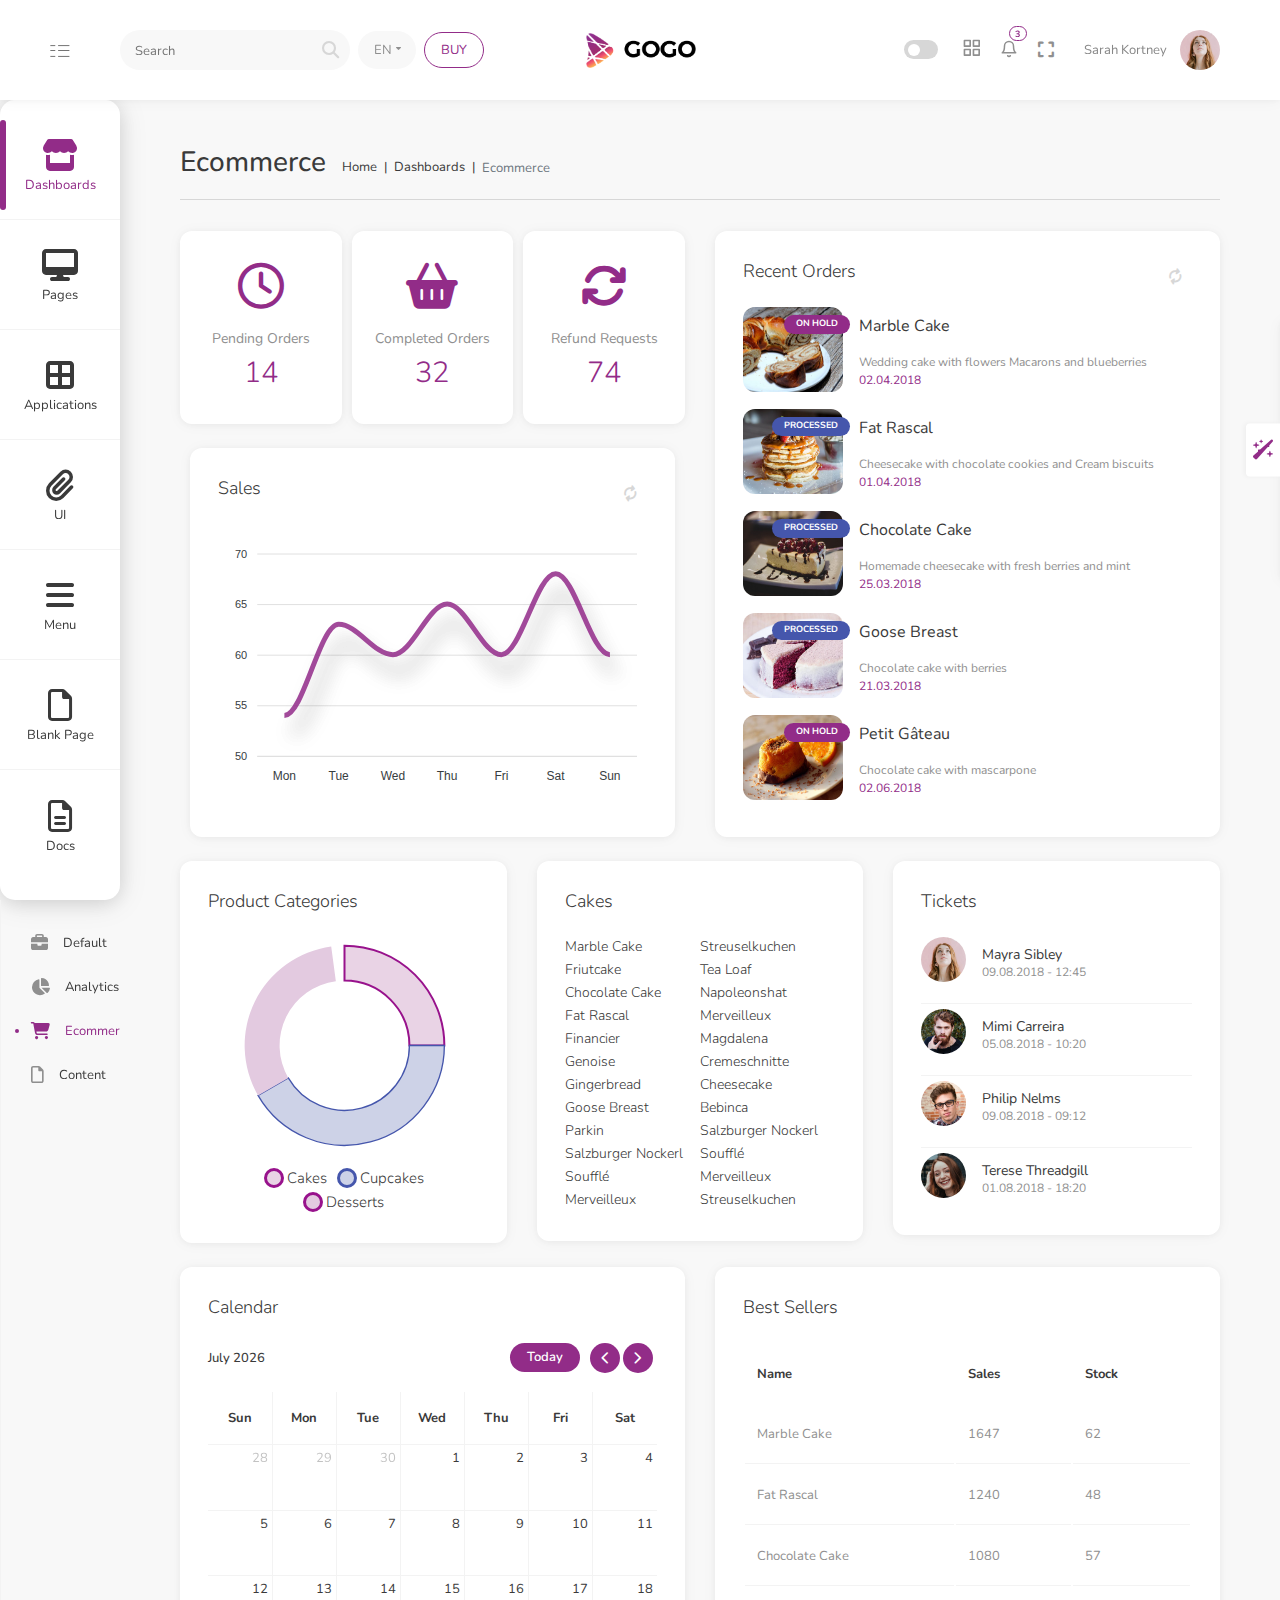
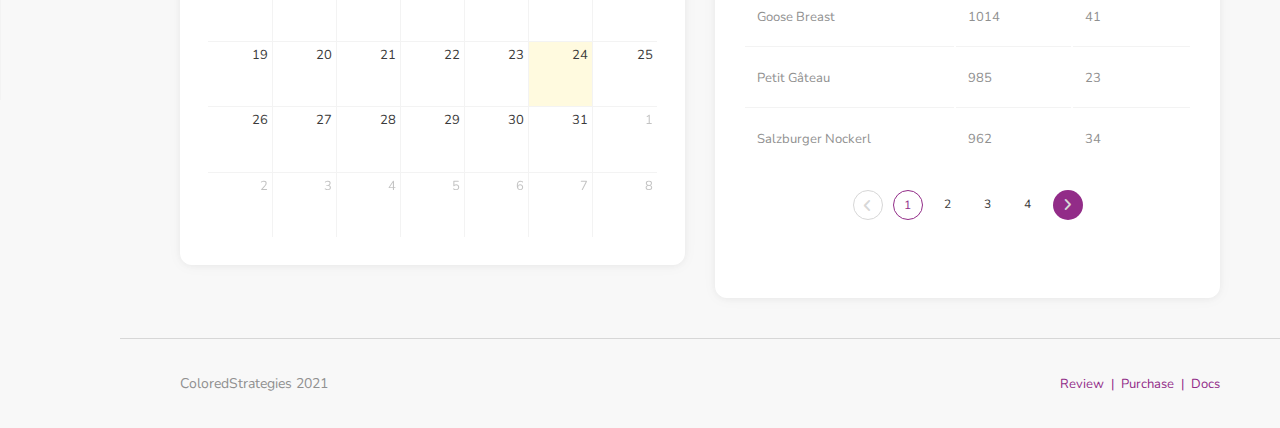
<file: index.html>
<!DOCTYPE html>
<html lang="en">

<head>
    <meta charset="UTF-8">
    <meta name="viewport" content="width=device-width, initial-scale=1.0">
    <title>Gogo React - React Admin Template</title>

    <!-- Font -->
    <link rel="stylesheet" href="./assets/css/font.css">

    <!-- Font Awesome -->
    <link rel="stylesheet" href="./assets/css/all.min.css">

    <!-- Favicon -->
    <link rel="shortcut icon" href="./assets/images/logo/favicon.ico" type="image/x-icon">

    <!-- Calender -->
     <link rel="stylesheet" href="./assets/css/calender.css">

    <!-- Css -->
    <link rel="stylesheet" id="colorChange" href="./assets/css/style.css">

    <!-- Media Css -->
    <link rel="stylesheet" href="./assets/css/media.css">

</head>

<!-- https://gogo-react.coloredstrategies.com/app/dashboards/ecommerce -->

<body>
    <div class="wizard-setting">
        <a href="#">
            <i class="fa-solid fa-wand-sparkles"></i>
        </a>
    </div>
    <div class="theme-colors">
        <div class="change-color">
            <p>Light Theme</p>
            <div class="colors">
                <a href="#" class="bluenavy">
                    <span></span>
                </a>
                <a href="#" class="blueyale">
                    <span></span>
                </a>
                <a href="#" class="blueolympic">
                    <span></span>
                </a>
                <a href="#" class="greenmoss">
                    <span></span>
                </a>
                <a href="#" class="greenlime">
                    <span></span>
                </a>
            </div>
            <div class="colors">
                <a href="javascript:void(0);" class="purplemonster" id="prp" data-path="./assets/css/style.css">
                    <span></span>
                </a>
                <a href="#" class="orangecarrot">
                    <span></span>
                </a>
                <a href="#" class="redruby">
                    <span></span>
                </a>
                <a href="#" class="yellowgranola">
                    <span></span>
                </a>
                <a href="#" class="greysteel">
                    <span></span>
                </a>
            </div>  
        </div>
        <div class="change-color">
            <p>Dark Theme</p>
            <div class="colors">
                <a href="#" class="bluenavy">
                    <span></span>
                </a>
                <a href="#" class="blueyale">
                    <span></span>
                </a>
                <a href="#" class="blueolympic">
                    <span></span>
                </a>
                <a href="#" class="greenmoss">
                    <span></span>
                </a>
                <a href="#" class="greenlime">
                    <span></span>
                </a>
            </div>
            <div class="colors">
                <a href="javascript:void(0);" class="dark-purplemonster" data-path="./assets/css/dark.css">
                    <span></span>
                </a>
                <a href="#" class="orangecarrot">
                    <span></span>
                </a>
                <a href="#" class="redruby">
                    <span></span>
                </a>
                <a href="#" class="yellowgranola">
                    <span></span>
                </a>
                <a href="#" class="greysteel">
                    <span></span>
                </a>
            </div>  
        </div>
    </div>
    <div class="page-wrapper">
        <header>
            <div class="row items-center justify-between">
                <div class="navbar-left">
                    <div class="toggle-menu">
                        <a href="javascript:void(0);">
                            <svg class="main" xmlns="http://www.w3.org/2000/svg" viewBox="0 0 9 17">
                                <rect x="0.48" y="0.5" width="7" height="1"></rect>
                                <rect x="0.48" y="7.5" width="7" height="1"></rect>
                                <rect x="0.48" y="15.5" width="7" height="1"></rect>
                            </svg>

                            <svg class="sub" xmlns="http://www.w3.org/2000/svg" viewBox="0 0 18 17">
                                <rect x="1.56" y="0.5" width="16" height="1"></rect>
                                <rect x="1.56" y="7.5" width="16" height="1"></rect>
                                <rect x="1.56" y="15.5" width="16" height="1"></rect>
                            </svg>
                        </a>
                    </div>
                    <div class="search-bar">
                        <input type="text" placeholder="Search">
                        
                        <span>
                            <i class="fa-solid fa-magnifying-glass"></i>
                        </span>
                    </div>
                    <div class="search">
                        <i class="fa-solid fa-magnifying-glass"></i>
                    </div>
                    <div class="lan">
                        <a href="javascript:void(0);">
                            <span>EN</span>
                        </a>
                        <nav>
                            <ul>
                                <li class="dropdown">
                                    <a href="index.html">English - LTR</a>
                                </li>
                                <li class="dropdown">
                                    <a href="index.html">Español</a>
                                </li>
                                <li class="dropdown">
                                    <a href="index.html">English - RTL</a>
                                </li>
                            </ul>
                        </nav>
                    </div>
                    <div class="buy">
                        <a href="https://themeforest.net/cart/configure_before_adding/22544383?license=regular&irgwc=1&clickid=VJM0kU21bxyKRudUFv3RSwwXUkHXVZVBqSOl2A0&iradid=275988&irpid=1324459&iradtype=ONLINE_TRACKING_LINK&irmptype=mediapartner&mp_value1=&utm_campaign=af_impact_radius_1324459&utm_medium=affiliate&utm_source=impact_radius">buy</a>
                    </div>
                </div>
                <div class="logo">
                    <a href="javascript:void(0);">
                        <img src="./assets/images/logo/logo.png" alt="Logo" class="logo-main">
                        <img src="./assets/images/logo/logo.svg" alt="Logo" class="logo-sm">
                    </a>
                </div>
                <div class="navbar-right">
                    <a href="javascript:void(0);">
                        <input type="checkbox" id="switch">
                        <label for="switch">Toggle</label>
                    </a>
                    <div class="icons">
                        <div class="grid">
                            <a href="javascript:void(0);">
                                <svg xmlns="http://www.w3.org/2000/svg" width="18" height="18" viewBox="0 0 22 22"
                                    fill="none" stroke="currentColor" stroke-width="2" stroke-linecap="round"
                                    stroke-linejoin="round" class="feather feather-grid">
                                    <rect x="3" y="3" width="7" height="7"></rect>
                                    <rect x="14" y="3" width="7" height="7"></rect>
                                    <rect x="14" y="14" width="7" height="7"></rect>
                                    <rect x="3" y="14" width="7" height="7"></rect>
                                </svg>
                            </a>
                            <nav>
                                <ul>
                                    <li class="dropdown">
                                        <a href="index.html">
                                            <i class="fa-solid fa-store"></i>
                                            <span>Dashboards</span>
                                        </a>
                                        <a href="index.html">
                                            <i class="fa-solid fa-paperclip"></i><br>
                                            <span>UI</span>
                                        </a>
                                        <a href="index.html">
                                            <i class="fa-solid fa-chart-simple"></i>
                                            <span>Charts</span>
                                        </a>
                                        <a href="index.html">
                                            <i class="fa-regular fa-comment"></i><br>
                                            <span>Chat</span>
                                        </a>
                                        <a href="index.html">
                                            <i class="fa-solid fa-chart-line"></i>
                                            <span>Survey</span>
                                        </a>
                                        <a href="index.html">
                                            <i class="fa-solid fa-list-check"></i><br>
                                            <span>To-do List</span>
                                        </a>
                                    </li>
                                </ul>
                            </nav>
                        </div>
                        <div class="notification">
                            <a href="javascript:void(0);">
                                <svg xmlns="http://www.w3.org/2000/svg" width="18" height="18" viewBox="0 0 24 24"
                                    fill="none" stroke="currentColor" stroke-width="2" stroke-linecap="round"
                                    stroke-linejoin="round" class="feather feather-bell">
                                    <path d="M18 8A6 6 0 0 0 6 8c0 7-3 9-3 9h18s-3-2-3-9"></path>
                                    <path d="M13.73 21a2 2 0 0 1-3.46 0"></path>
                                </svg>
                                <span>3</span>
                            </a>
                            <nav>
                                <ul>
                                    <li class="dropdown">
                                        <a href="index.html">
                                            <div class="user-list">
                                                <div class="user-img">
                                                    <a href="#">
                                                        <img src="./assets/images/product/comment.png" alt="User Image">
                                                    </a>
                                                </div>
                                                <div class="user-detail">
                                                    <a href="#">
                                                        <p>Joisse Kaycee just sent a new comment!</p>
                                                        <p>09.04.2018 - 12:45</p>
                                                    </a>
                                                </div>
                                            </div>
                                        </a>
                                    </li>
                                    <li class="dropdown">
                                        <a href="index.html">
                                            <div class="user-list">
                                                <div class="user-img">
                                                    <a href="#">
                                                        <img src="./assets/images/product/product-img-1.png" alt="Product Image">
                                                    </a>
                                                </div>
                                                <div class="user-detail">
                                                    <a href="#">
                                                        <p>1 item is out of stock!</p>
                                                        <p>09.04.2018 - 12:45</p>
                                                    </a>
                                                </div>
                                            </div>
                                        </a>
                                    </li>
                                    <li class="dropdown">
                                        <a href="index.html">
                                            <div class="user-list">
                                                <div class="user-img">
                                                    <a href="#">
                                                        <img src="./assets/images/product/product-img-2.png" alt="Product Image">
                                                    </a>
                                                </div>
                                                <div class="user-detail">
                                                    <a href="#">
                                                        <p>New order received! It is total $147,20.</p>
                                                        <p>09.04.2018 - 12:45</p>
                                                    </a>
                                                </div>
                                            </div>
                                        </a>
                                    </li>
                                    <li class="dropdown">
                                        <a href="index.html">
                                            <div class="user-list">
                                                <div class="user-img">
                                                    <a href="#">
                                                        <img src="./assets/images/product/product-img-3.png" alt="Product Image">
                                                    </a>
                                                </div>
                                                <div class="user-detail">
                                                    <a href="#">
                                                        <p>3 items just added to wish list by a user!</p>
                                                        <p>09.04.2018 - 12:45</p>
                                                    </a>
                                                </div>
                                            </div>
                                        </a>
                                    </li>
                                </ul>
                            </nav>
                        </div>
                        <div class="fullscreen">
                            <a href="javascript:void(0);" id="expand">
                                <i class="fa-solid fa-expand"></i>
                                <i class="fa-solid fa-minimize"></i>
                            </a>
                        </div>
                    </div>
                    <div class="profile">
                        <a href="javascript:void(0);">
                            <span>Sarah Kortney</span>
                            <img src="./assets/images/user-image/p-1.png" alt="Profile Photo">
                        </a>
                        <nav>
                            <ul>
                                <li class="dropdown">
                                    <a href="index.html">Account</a>
                                </li>
                                <li class="dropdown">
                                    <a href="index.html">Features</a>
                                </li>
                                <li class="dropdown">
                                    <a href="index.html">History</a>
                                </li>
                                <li class="dropdown">
                                    <a href="index.html">Support</a>
                                </li>
                                <li class="dropdown">
                                    <a href="index.html">Sign out</a>
                                </li>
                            </ul>
                        </nav>
                    </div>
                </div>
            </div>
        </header>

        <div class="page-body-wrapper">

            <!-- Sidebar -->
            <div class="sidebar">
                <div class="menubar">
                    <ul>
                        <li class="dashboards show">
                            <a href="#" class="dashboard">
                                <i class="fa-solid fa-store"></i>
                                <span>Dashboards</span>
                            </a>
                        </li>
                        <li class="pages">
                            <a href="#">
                                <i class="fa-solid fa-desktop"></i>
                                <span>Pages</span>
                            </a>
                        </li>
                        <li class="apps">
                            <a href="#">
                                <i class="fa-solid fa-border-all"></i>
                                <span>Applications</span>
                            </a>
                        </li>
                        <li class="ui">
                            <a href="#">
                                <i class="fa-solid fa-paperclip"></i>
                                <span>UI</span>
                            </a>
                        </li>
                        <li class="menus">
                            <a href="#">
                                <i class="fa-solid fa-bars"></i>
                                <span>Menu</span>
                            </a>
                        </li>
                        <li class="blank-page">
                            <a href="#">
                                <i class="fa-regular fa-file"></i>
                                <span>Blank Page</span>
                            </a>
                        </li>
                        <li class="docs">
                            <a href="#">
                                <i class="fa-regular fa-file-lines"></i>
                                <span>Docs</span>
                            </a>
                        </li>
                    </ul>
                </div>
                <div class="sub-menubar">
                    <ul class="dashboards-dropdown">
                        <li>
                            <a href="#">
                                <i class="fa-solid fa-briefcase"></i>
                                <span>Default</span>
                            </a>
                        </li>
                        <li>
                            <a href="#">
                                <i class="fa-solid fa-chart-pie"></i>
                                <span>Analytics</span>
                            </a>
                        </li>
                        <li>
                            <a href="#">
                                <i class="fa-solid fa-cart-shopping"></i>
                                <span>Ecommerce</span>
                            </a>
                        </li>
                        <li>
                            <a href="#">
                                <i class="fa-regular fa-file"></i>
                                <span>Content</span>
                            </a>
                        </li>
                    </ul>
                    <ul class="pages-dropdown">
                        <li class="authorization">
                            <a href="#">
                                <i class="fa-solid fa-angle-down"></i>
                                <span>Authorization</span>
                            </a>
                            <nav class="authorization-subdropdown">
                                <ul>
                                    <li>
                                        <a href="./login.html">
                                            <i class="fa-solid fa-user-check"></i>
                                            <span>Login</span>
                                        </a>
                                    </li>
                                    <li>
                                        <a href="#">
                                            <i class="fa-solid fa-user-plus"></i>
                                            <span>Register</span>
                                        </a>
                                    </li>
                                    <li>
                                        <a href="#">
                                            <i class="fa-solid fa-user-check"></i>
                                            <span>Forgot Password</span>
                                        </a>
                                    </li>
                                    <li>
                                        <a href="#">
                                            <i class="fa-solid fa-user-xmark"></i>
                                            <span>Reset Password</span>
                                        </a>
                                    </li>
                                </ul>
                            </nav>
                        </li>
                        <li class="product">
                            <a href="#">
                                <i class="fa-solid fa-angle-down"></i>
                                <span>Product</span>
                            </a>
                            <nav class="product-subdropdown">
                                <ul>
                                    <li>
                                        <a href="#">
                                            <i class="fa-regular fa-rectangle-list"></i>
                                            <span>Data List</span>
                                        </a>
                                    </li>
                                    <li>
                                        <a href="#">
                                            <i class="fa-solid fa-list"></i>
                                            <span>Thuumb List</span>
                                        </a>
                                    </li>
                                    <li>
                                        <a href="#">
                                            <i class="fa-solid fa-border-all"></i>
                                            <span>Image List</span>
                                        </a>
                                    </li>
                                    <li>
                                        <a href="#">
                                            <i class="fa-regular fa-image"></i>
                                            <span>Details</span>
                                        </a>
                                    </li>
                                    <li>
                                        <a href="#">
                                            <i class="fa-solid fa-book-open"></i>
                                            <span>Details Alt</span>
                                        </a>
                                    </li>
                                </ul>
                            </nav>
                        </li>
                        <li class="profile1">
                            <a href="#">
                                <i class="fa-solid fa-angle-down"></i>
                                <span>Profile</span>
                            </a>
                            <nav class="profile1-subdropdown">
                                <ul>
                                    <li>
                                        <a href="#">
                                            <i class="fa-solid fa-share-nodes"></i>
                                            <span>Social</span>
                                        </a>
                                    </li>
                                    <li>
                                        <a href="#">
                                            <i class="fa-solid fa-link"></i>
                                            <span>Portfolio</span>
                                        </a>
                                    </li>
                                </ul>
                            </nav>
                        </li>
                        <li class="blog">
                            <a href="#">
                                <i class="fa-solid fa-angle-down"></i>
                                <span>Blog</span>
                            </a>
                            <nav class="blog-subdropdown">
                                <ul>
                                    <li>
                                        <a href="#">
                                            <i class="fa-solid fa-share-nodes"></i>
                                            <span>Blog List</span>
                                        </a>
                                    </li>
                                    <li>
                                        <a href="#">
                                            <i class="fa-solid fa-link"></i>
                                            <span>Blog Detail</span>
                                        </a>
                                    </li>
                                </ul>
                            </nav>
                        </li>
                        <li class="miscellaneous">
                            <a href="#">
                                <i class="fa-solid fa-angle-down"></i>
                                <span>Miscellaneous</span>
                            </a>
                            <nav class="miscellaneous-subdropdown">
                                <ul>
                                    <li>
                                        <a href="#">
                                            <i class="fa-regular fa-circle-question"></i>
                                            <span>Faq</span>
                                        </a>
                                    </li>
                                    <li>
                                        <a href="#">
                                            <i class="fa-solid fa-graduation-cap"></i>
                                            <span>Knowledge Base</span>
                                        </a>
                                    </li>
                                    <li>
                                        <a href="#">
                                            <i class="fa-regular fa-gem"></i>
                                            <span>Prices</span>
                                        </a>
                                    </li>
                                    <li>
                                        <a href="#">
                                            <i class="fa-solid fa-magnifying-glass"></i>
                                            <span>Search</span>
                                        </a>
                                    </li>
                                    <li>
                                        <a href="#">
                                            <i class="fa-regular fa-envelope-open"></i>
                                            <span>Mailing</span>
                                        </a>
                                    </li>
                                    <li>
                                        <a href="#">
                                            <i class="fa-solid fa-receipt"></i>
                                            <span>Invoice</span>
                                        </a>
                                    </li>
                                    <li>
                                        <a href="#">
                                            <i class="fa-solid fa-circle-exclamation"></i>
                                            <span>Error</span>
                                        </a>
                                    </li>
                                </ul>
                            </nav>
                        </li>
                    </ul>
                    <ul class="apps-dropdown">
                        <li>
                            <a href="#">
                                <i class="fa-solid fa-circle-check"></i>
                                <span>To-do List</span>
                            </a>
                        </li>
                        <li>
                            <a href="#">
                                <i class="fa-solid fa-calculator"></i>
                                <span>Survey</span>
                            </a>
                        </li>
                        <li>
                            <a href="#">
                                <i class="fa-regular fa-comments"></i>
                                <span>Chat</span>
                            </a>
                        </li>
                    </ul>
                    <ul class="ui-dropdown">
                        <li class="forms">
                            <a href="#">
                                <i class="fa-solid fa-angle-down"></i>
                                <span>Forms</span>
                            </a>
                            <nav class="forms-subdropdown">
                                <ul>
                                    <li>
                                        <a href="#">
                                            <i class="fa-solid fa-book"></i>
                                            <span>Layouts</span>
                                        </a>
                                    </li>
                                    <li>
                                        <a href="#">
                                            <i class="fa-solid fa-puzzle-piece"></i>
                                            <span>Components</span>
                                        </a>
                                    </li>
                                    <li>
                                        <a href="#">
                                            <i class="fa-regular fa-circle-check"></i>
                                            <span>Validations</span>
                                        </a>
                                    </li>
                                    <li>
                                        <a href="#">
                                            <i class="fa-solid fa-wand-sparkles"></i>
                                            <span>Wizard</span>
                                        </a>
                                    </li>
                                </ul>
                            </nav>
                        </li>
                        <li class="components">
                            <a href="#">
                                <i class="fa-solid fa-angle-down"></i>
                                <span>Components</span>
                            </a>
                            <nav class="components-subdropdown">
                                <ul>
                                    <li>
                                        <a href="#">
                                            <i class="fa-regular fa-bell"></i>
                                            <span>Alerts</span>
                                        </a>
                                    </li>
                                    <li>
                                        <a href="#">
                                            <i class="fa-solid fa-award"></i>
                                            <span>Badges</span>
                                        </a>
                                    </li>
                                    <li>
                                        <a href="#">
                                            <i class="fa-solid fa-play"></i>
                                            <span>Buttons</span>
                                        </a>
                                    </li>
                                    <li>
                                        <a href="#">
                                            <i class="fa-solid fa-layer-group"></i>
                                            <span>Cards</span>
                                        </a>
                                    </li>
                                    <li>
                                        <a href="#">
                                            <i class="fa-regular fa-image"></i>
                                            <span>Carousel</span>
                                        </a>
                                    </li>
                                    <li>
                                        <a href="#">
                                            <i class="fa-solid fa-chart-simple"></i>
                                            <span>Charts</span>
                                        </a>
                                    </li>
                                    <li>
                                        <a href="#">
                                            <i class="fa-solid fa-angle-up"></i>
                                            <span>Collapse</span>
                                        </a>
                                    </li>
                                    <li>
                                        <a href="#">
                                            <i class="fa-solid fa-angle-down"></i>
                                            <span>Dropdowns</span>
                                        </a>
                                    </li>
                                    <li>
                                        <a href="#">
                                            <i class="fa-solid fa-book-open"></i>
                                            <span>Editors</span>
                                        </a>
                                    </li>
                                    <li>
                                        <a href="#">
                                            <i class="fa-regular fa-star"></i>
                                            <span>Icons</span>
                                        </a>
                                    </li>
                                    <li>
                                        <a href="#">
                                            <i class="fa-regular fa-file-lines"></i>
                                            <span>Input Groups</span>
                                        </a>
                                    </li>
                                    <li>
                                        <a href="#">
                                            <i class="fa-solid fa-display"></i>
                                            <span>Jumbotron</span>
                                        </a>
                                    </li>
                                    <li>
                                        <a href="#">
                                            <i class="fa-regular fa-map"></i>
                                            <span>Maps</span>
                                        </a>
                                    </li>
                                    <li>
                                        <a href="#">
                                            <i class="fa-regular fa-paste"></i>
                                            <span>Model</span>
                                        </a>
                                    </li>
                                    <li>
                                        <a href="#">
                                            <i class="fa-solid fa-location-arrow"></i>
                                            <span>Navigation</span>
                                        </a>
                                    </li>
                                    <li>
                                        <a href="#">
                                            <i class="fa-solid fa-thumbtack fa-rotate-by" style="--fa-rotate-angle: 50deg;"></i>
                                            <span>Popover & Tooltip</span>
                                        </a>
                                    </li>
                                    <li>
                                        <a href="#">
                                            <i class="fa-solid fa-shuffle"></i>
                                            <span>Sortable</span>
                                        </a>
                                    </li>
                                    <li>
                                        <a href="#">
                                            <i class="fa-solid fa-border-all"></i>
                                            <span>Tables</span>
                                        </a>
                                    </li>
                                </ul>
                            </nav>
                        </li>
                    </ul>
                    <ul class="menus-dropdown">
                        <li>
                            <a href="#">
                                <i class="fa-solid fa-arrow-right-from-bracket fa-rotate-180"></i>
                                <span>Menu Types</span>
                            </a>
                        </li>
                        <li class="menus">
                            <a href="#">
                                <i class="fa-solid fa-angle-down"></i>
                                <span>Menu Levels</span>
                            </a>
                            <nav class="menus-subdropdown">
                                <ul>
                                    <li>
                                        <a href="#">
                                            <i class="fa-solid fa-angle-right"></i>
                                            <span>Third Level 1</span>
                                        </a>
                                    </li>
                                    <li>
                                        <a href="#">
                                            <i class="fa-solid fa-angle-right"></i>
                                            <span>Third Level 2</span>
                                        </a>
                                    </li>
                                    <li>
                                        <a href="#">
                                            <i class="fa-solid fa-angle-right"></i>
                                            <span>Third Level 3</span>
                                        </a>
                                    </li>
                                </ul>
                            </nav>
                        </li>
                    </ul>
                </div>
            </div>

            <!-- Page Body -->
            <div class="page-body">
                <div class="row row-gap-24">
                    <div class="col-xxl-12 xol-xl-12 col-lg-12 col-md-12 col-sm-12 col-12">
                        <div class="menu">
                            <div class="heading">
                                <h1>Ecommerce</h1>
                            </div>
                            <ul>
                                <li>
                                    <a href="#">Home</a>
                                </li>
                                <li>
                                    <a href="#">Dashboards</a>
                                </li>
                                <li>
                                    <a href="#">Ecommerce</a>
                                </li>
                            </ul>
                        </div>
                    </div>

                    <div class="col-xxl-6 col-xl-6 col-lg-12 col-12">
                        <div class="row inner-row">
                            <div class="col-xxl-4 col-xl-4 col-lg-4 col-12">
                                <div class="order-list">
                                    <i class="fa-regular fa-clock"></i>
                                    <p>Pending Orders</p>
                                    <span>14</span>
                                </div>
                            </div>
                            <div class="col-xxl-4 col-xl-4 col-lg-4 col-12">
                                <div class="order-list">
                                    <i class="fa-solid fa-basket-shopping"></i>
                                    <p>Completed Orders</p>
                                    <span>32</span>
                                </div>
                            </div>
                            <div class="col-xxl-4 col-xl-4 col-lg-4 col-12">
                                <div class="order-list">
                                    <i class="fa-solid fa-arrows-rotate"></i>
                                    <p>Refund Requests</p>
                                    <span>74</span>
                                </div>
                            </div>
                            <!-- <div class="col-3">
                                <div class="order-list">
                                    <i class="fa-solid fa-envelope-open-text"></i>
                                    <p>New Comments</p>
                                    <span>25</span>
                                </div>
                            </div> -->
                            <div class="col-12">
                                <div class="card">
                                    <div class="card-body">
                                        <div class="card-header">
                                            <h3>Sales</h3>
                                            <button>
                                                <i class="fa-solid fa-rotate"></i>
                                            </button>
                                        </div>
                                        <div>
                                            <div id="salesChart"></div>
                                        </div>
                                    </div>
                                </div>
                            </div>
                        </div>
                    </div>

                    <div class="col-xxl-6 col-xl-6 col-lg-12 col-12">
                        <div class="card">
                            <div class="card-header">
                                <h3>Recent Orders</h3>
                                <button>
                                    <i class="fa-solid fa-rotate"></i>
                                </button>
                            </div>
                            <div class="card-body">
                                <div class="recent-order">
                                    <div class="order">
                                        <div class="order-img">
                                            <a href="#">
                                                <img src="./assets/images/card-img/cake.png" alt="Cake Image">
                                                <span>on hold</span>
                                            </a>
                                        </div>
                                        <div class="order-des">
                                            <ul>
                                                <li>
                                                    <a href="#">Marble Cake</a>
                                                </li>
                                                <li>
                                                    <a href="#">Wedding cake with flowers Macarons and blueberries</a>
                                                </li>
                                                <li>
                                                    <a href="#">02.04.2018</a>
                                                </li>
                                            </ul>
                                        </div>
                                    </div>
    
                                    <div class="order">
                                        <div class="order-img">
                                            <a href="#">
                                                <img src="./assets/images/card-img/fat-rascal-img.png" alt="fat-rascal Image">
                                                <span style="background-color: #4556AC;">processed</span>
                                            </a>
                                        </div>
                                        <div class="order-des">
                                            <ul>
                                                <li>
                                                    <a href="#">Fat Rascal</a>
                                                </li>
                                                <li>
                                                    <a href="#">Cheesecake with chocolate cookies and Cream biscuits</a>
                                                </li>
                                                <li>
                                                    <a href="#">01.04.2018</a>
                                                </li>
                                            </ul>
                                        </div>
                                    </div>
    
                                    <div class="order">
                                        <div class="order-img">
                                            <a href="#">
                                                <img src="./assets/images/card-img/chocolate-cake-img.png" alt="chocolate-cake Image">
                                                <span style="background-color: #4556AC;">processed</span>
                                            </a>
                                        </div>
                                        <div class="order-des">
                                            <ul>
                                                <li>
                                                    <a href="#">Chocolate Cake</a>
                                                </li>
                                                <li>
                                                    <a href="#">Homemade cheesecake with fresh berries and mint</a>
                                                </li>
                                                <li>
                                                    <a href="#">25.03.2018</a>
                                                </li>
                                            </ul>
                                        </div>
                                    </div>
    
                                    <div class="order">
                                        <div class="order-img">
                                            <a href="#">
                                                <img src="./assets/images/card-img/goose-breast-img.png" alt="goose-breast Image">
                                                <span style="background-color: #4556AC;">processed</span>
                                            </a>
                                        </div>
                                        <div class="order-des">
                                            <ul>
                                                <li>
                                                    <a href="#">Goose Breast</a>
                                                </li>
                                                <li>
                                                    <a href="#">Chocolate cake with berries</a>
                                                </li>
                                                <li>
                                                    <a href="#">21.03.2018</a>
                                                </li>
                                            </ul>
                                        </div>
                                    </div>
    
                                    <div class="order">
                                        <div class="order-img">
                                            <a href="#">
                                                <img src="./assets/images/card-img/petit-gateau-img.png" alt="petit-gateau Image">
                                                <span>on hold</span>
                                            </a>
                                        </div>
                                        <div class="order-des">
                                            <ul>
                                                <li>
                                                    <a href="#">Petit Gâteau</a>
                                                </li>
                                                <li>
                                                    <a href="#">Chocolate cake with mascarpone</a>
                                                </li>
                                                <li>
                                                    <a href="#">02.06.2018</a>
                                                </li>
                                            </ul>
                                        </div>
                                    </div>
    
                                    <div class="order">
                                        <div class="order-img">
                                            <a href="#">
                                                <img src="./assets/images/card-img/salzburger-nockerl-img.png" alt="salzburger-nockerl Image">
                                                <span style="background-color: #4556AC;">processed</span>
                                            </a>
                                        </div>
                                        <div class="order-des">
                                            <ul>
                                                <li>
                                                    <a href="#">Salzburger Nockerl</a>
                                                </li>
                                                <li>
                                                    <a href="#">Wedding cake decorated with donuts and wild berries</a>
                                                </li>
                                                <li>
                                                    <a href="#">14.07.2018</a>
                                                </li>
                                            </ul>
                                        </div>
                                    </div>

                                </div>
                            </div>
                        </div>
                    </div>         

                    <div class="col-xxl-4 col-xl-4 col-lg-12 col-12">
                        <div class="card">
                            <div class="card-header">
                                <h3>Product Categories</h3>
                            </div>
                            <div class="product-chart">
                                <div id="productCategory"></div>
                            </div>
                        </div>
                    </div>

                    <div class="col-xxl-4 col-xl-4 col-lg-6 col-md-12 col-12">
                        <div class="card">
                            <div class="card-header">
                                <h3>Cakes</h3>
                            </div>
                            <div class="card-body">
                                <div class="cakes">
                                    <ul>
                                        <li>
                                            <a href="#">Marble Cake</a>
                                        </li>
                                        <li>
                                            <a href="#">Friutcake</a>
                                        </li>
                                        <li>
                                            <a href="#">Chocolate Cake</a>
                                        </li>
                                        <li>
                                            <a href="#">Fat Rascal</a>
                                        </li>
                                        <li>
                                            <a href="#">Financier</a>
                                        </li>
                                        <li>
                                            <a href="#">Genoise</a>
                                        </li>
                                        <li>
                                            <a href="#">Gingerbread</a>
                                        </li>
                                        <li>
                                            <a href="#">Goose Breast</a>
                                        </li>
                                        <li>
                                            <a href="#">Parkin</a>
                                        </li>
                                        <li>
                                            <a href="#">Salzburger Nockerl</a>
                                        </li>
                                        <li>
                                            <a href="#">Soufflé</a>
                                        </li>
                                        <li>
                                            <a href="#">Merveilleux</a>
                                        </li>
                                    </ul>

                                    <ul>
                                        <li>
                                            <a href="#">Streuselkuchen</a>
                                        </li>
                                        <li>
                                            <a href="#">Tea Loaf</a>
                                        </li>
                                        <li>
                                            <a href="#">Napoleonshat</a>
                                        </li>
                                        <li>
                                            <a href="#">Merveilleux</a>
                                        </li>   
                                        <li>
                                            <a href="#">Magdalena</a>
                                        </li>
                                        <li>
                                            <a href="#">Cremeschnitte</a>
                                        </li>
                                        <li>
                                            <a href="#">Cheesecake</a>
                                        </li>
                                        <li>
                                            <a href="#">Bebinca</a>
                                        </li>
                                        <li>
                                            <a href="#">Salzburger Nockerl</a>
                                        </li>
                                        <li>
                                            <a href="#">Soufflé</a>
                                        </li>
                                        <li>
                                            <a href="#">Merveilleux</a>
                                        </li>
                                        <li>
                                            <a href="#">Streuselkuchen</a>
                                        </li>
                                    </ul>
                                </div>
                            </div>
                        </div>
                    </div>

                    <div class="col-xxl-4 col-xl-4 col-lg-6 col-md-12 col-12">
                        <div class="card">
                            <div class="card-header">
                                <h3>Tickets</h3>
                            </div>
                            <div class="card-body">
                                <div class="user">
                                    <div class="user-list">
                                        <div class="user-img">
                                            <a href="#">
                                                <img src="./assets/images/user-image/p-1.png" alt="User Image">
                                            </a>
                                        </div>
                                        <div class="user-detail">
                                            <a href="#">
                                                <p>Mayra Sibley</p>
                                                <p>09.08.2018 - 12:45</p>
                                            </a>
                                        </div>
                                    </div>
    
                                    <div class="user-list">
                                        <div class="user-img">
                                            <a href="#">
                                                <img src="./assets/images/user-image/p-2.png" alt="User Image">
                                            </a>
                                        </div>
                                        <div class="user-detail">
                                            <a href="#">
                                                <p>Mimi Carreira</p>
                                                <p>05.08.2018 - 10:20</p>
                                            </a>
                                        </div>
                                    </div>
    
                                    <div class="user-list">
                                        <div class="user-img">
                                            <a href="#">
                                                <img src="./assets/images/user-image/p-3.png" alt="User Image">
                                            </a>
                                        </div>
                                        <div class="user-detail">
                                            <a href="#">
                                                <p>Philip Nelms</p>
                                                <p>09.08.2018 - 09:12</p>
                                            </a>
                                        </div>
                                    </div>
    
                                    <div class="user-list">
                                        <div class="user-img">
                                            <a href="#">
                                                <img src="./assets/images/user-image/p-4.png" alt="User Image">
                                            </a>
                                        </div>
                                        <div class="user-detail">
                                            <a href="#">
                                                <p>Terese Threadgill</p>
                                                <p>01.08.2018 - 18:20</p>
                                            </a>
                                        </div>
                                    </div>
    
                                    <div class="user-list">
                                        <div class="user-img">
                                            <a href="#">
                                                <img src="./assets/images/user-image/p-5.png" alt="User Image">
                                            </a>
                                        </div>
                                        <div class="user-detail">
                                            <a href="#">
                                                <p>Kathryn Mengel</p>
                                                <p>27.07.2018 - 11:45</p>
                                            </a>
                                        </div>
                                    </div>
    
                                    <div class="user-list">
                                        <div class="user-img">
                                            <a href="#">
                                                <img src="./assets/images/user-image/p-2.png" alt="User Image">
                                            </a>
                                        </div>
                                        <div class="user-detail">
                                            <a href="#">
                                                <p>Esperanza Lodge</p>
                                                <p>24.07.2018 - 15:00</p>
                                            </a>
                                        </div>
                                    </div>
    
                                    <div class="user-list">
                                        <div class="user-img">
                                            <a href="#">
                                                <img src="./assets/images/user-image/p-1.png" alt="User Image">
                                            </a>
                                        </div>
                                        <div class="user-detail">
                                            <a href="#">
                                                <p>Laree Munsch</p>
                                                <p>24.05.2018 - 11:00</p>
                                            </a>
                                        </div>
                                    </div>
                                </div>
                            </div>
                        </div>
                    </div>

                    <div class="col-xxl-6 col-xl-6 col-lg-12 col-12">
                        <div class="card">
                            <div class="card-header">
                                <h3>Calendar</h3>
                            </div>
                            <div class="card-body">
                                <div class="event-calender">
                                    <div id='calendar'></div>
                                </div>  
                            </div>
                        </div>
                    </div>

                    <div class="col-xxl-6 col-xl-6 col-lg-12 col-12">
                        <div class="card">
                            <div class="card-header">
                                <h3>Best Sellers</h3>
                            </div>
                            <div class="seller-list">
                                <table class="first">
                                    <tr class="sales-des">
                                        <td class="saler-name">Name</td>
                                        <td class="sales">Sales</td>
                                        <td class="sales-stock">Stock</td>
                                    </tr>
                                    <tr>
                                        <td>Marble Cake</td>
                                        <td>1647</td>
                                        <td>62</td>
                                    </tr>
                                    <tr>
                                        <td>Fat Rascal</td>
                                        <td>1240</td>
                                        <td>48</td>
                                    </tr>
                                    <tr>
                                        <td>Chocolate Cake</td>
                                        <td>1080</td>
                                        <td>57</td>
                                    </tr>
                                    <tr>
                                        <td>Goose Breast</td>
                                        <td>1014</td>
                                        <td>41</td>
                                    </tr>
                                    <tr>
                                        <td>Petit Gâteau</td>
                                        <td>985</td>
                                        <td>23</td>
                                    </tr>
                                    <tr>
                                        <td>Salzburger Nockerl</td>
                                        <td>962</td>
                                        <td>34</td>
                                    </tr>
                                </table>

                                <!--   -->
                            </div>

                            <div class="page-link">
                                <div class="all-page">
                                    <ul>
                                        <li>
                                            <a href="#" class="angle-left">
                                                <i class="fa-solid fa-angle-left"></i>
                                            </a>
                                        </li>
                                        <li>
                                            <a href="javascript:void(0);" class="first-page">
                                                <span>1</span>
                                            </a>
                                        </li>
                                        <li>
                                            <a href="javascript:void(0);" class="second-page">
                                                <span>2</span>
                                            </a>
                                        </li>
                                        <li>
                                            <a href="#">
                                                <span>3</span>
                                            </a>
                                        </li>
                                        <li>
                                            <a href="#">
                                                <span>4</span>
                                            </a>
                                        </li>
                                        <li>
                                            <a href="#">
                                                <i class="fa-solid fa-angle-right"></i>
                                            </a>
                                        </li>
                                    </ul>
                                </div>
                            </div>
                        </div>
                    </div>
                </div>
            </div>
        </div>

        <footer>
            <div class="row">
                <div class="col-12">
                    <div class="footer-content">
                        <div class="strategies">
                            <p>ColoredStrategies 2021</p>
                        </div>
                        <div class="reviews">
                            <ul>
                                <li>
                                    <a href="#">Review</a>
                                </li>
                                <li>
                                    <a href="#">Purchase</a>
                                </li>
                                <li>
                                    <a href="#">Docs</a>
                                </li>
                            </ul>
                        </div>
                    </div>
                </div>
            </div>
        </footer>
    </div>
    <script src="./assets/js/jquery.min.js"></script>
    <script src="./assets/js/apexcharts.js"></script>
    <script src="./assets/js/script.js"></script>

    <script>
        $(document).ready(function () {

            // Theme Color Change
            $(".wizard-setting > a").click(function(){
                $(this).toggleClass("slide");
                $(".theme-colors").toggleClass("left");
            }); 
            $(".purplemonster").click(function(){
                var path = $(this).data('path'); // prp //
                $("#colorChange").attr('href',path);  
            });
            $(".dark-purplemonster").click(function(){
                var path = $(this).data('path');
                $("#colorChange").attr('href',path);
                
            //  $("#colorChange").attr('href', './assets/css' + path + '.css'); 
            });


            // Header dropdowns

            // language dropdown
            $(".lan").click(function () {
                $(".lan nav ul").toggleClass("block");
                $(".grid nav ul").removeClass("block"); 
                $(".notification nav ul").removeClass("block");
                $(".profile nav ul").removeClass("block");
                $(".lan a").toggleClass("lan-color");
                $(".lan ul").toggleClass("white");
            });
            // grid-dropdown
            $(".grid").click(function () {
                $(".grid nav ul").toggleClass("block"); 
                $(".lan nav ul").removeClass("block");
                $(".lan a").removeClass("lan-color");
                $(".notification nav ul").removeClass("block");
                $(".profile nav ul").removeClass("block");
            });
            // notification-dropdown
            $(".notification").click(function(){
                $(".notification nav ul").toggleClass("block");
                $(".lan nav ul").removeClass("block");
                $(".lan a").removeClass("lan-color");
                $(".grid nav ul").removeClass("block"); 
                $(".profile nav ul").removeClass("block");
            });
            // profile dropdown
            $(".profile").click(function () {
                $(".profile nav ul").toggleClass("block");
                $(".notification nav ul").removeClass("block");
                $(".lan nav ul").removeClass("block");
                $(".lan a").removeClass("lan-color");
                $(".grid nav ul").removeClass("block");
            });


            // fullscreen btn
            $(".fullscreen").click(function () {
                $(".fa-expand").toggleClass("none");
                $(".fa-minimize").toggleClass("inline");
            });

            // sidebar slide
            $(".toggle-menu").click(function () {
                $(".sidebar").toggleClass("close-sidebar");
                $("footer").toggleClass("close-sidebar");
                $(".sub").toggleClass("black");
                $(".dashboards-dropdown").toggleClass("none");
                $(".pages-dropdown").toggleClass("none");
            });

            //sub-menubar dropdown
            $(".menubar > ul > li.dashboards > a").click(function () {
                $(".dashboards-dropdown").slideDown(100);
                $(".pages-dropdown").slideUp(10);
                $(".apps-dropdown").slideUp(10);
                $(".ui-dropdown").slideUp(10);
                $(".menus-dropdown").slideUp(10);
            });
            $(".menubar > ul > li.pages > a").click(function () {
                $(".pages-dropdown").slideDown(100);
                $(".dashboards-dropdown").slideUp(10);
                $(".apps-dropdown").slideUp(10);
                $(".ui-dropdown").slideUp(10);
                $(".menus-dropdown").slideUp(10);
            });
            $(".menubar > ul > li.apps > a").click(function () {
                $(".apps-dropdown").slideDown(100);
                $(".dashboards-dropdown").slideUp(10);
                $(".pages-dropdown").slideUp(10);
                $(".ui-dropdown").slideUp(10);
                $(".menus-dropdown").slideUp(10);
            });
            $(".menubar > ul > li.ui > a").click(function () {
                $(".ui-dropdown").slideDown(100);
                $(".dashboards-dropdown").slideUp(10);
                $(".pages-dropdown").slideUp(10);
                $(".apps-dropdown").slideUp(10);
                $(".menus-dropdown").slideUp(10);
            });
            $(".menubar > ul > li.menus > a").click(function () {
                $(".menus-dropdown").slideDown(100);
                $(".dashboards-dropdown").slideUp(10);
                $(".pages-dropdown").slideUp(10);
                $(".apps-dropdown").slideUp(10);
                $(".ui-dropdown").slideUp(10);
            });
            $(".authorization > a").click(function(){
                $(".authorization-subdropdown").slideToggle(300);
                $(".authorization > a > i").toggleClass("rotate");
            });
            $(".product > a").click(function(){
                $(".product-subdropdown").slideToggle(300);
                $(".product > a > i").toggleClass("rotate");
            });
            $(".profile1 > a").click(function(){
                $(".profile1-subdropdown").slideToggle(300);
                $(".profile1 > a > i").toggleClass("rotate");
            });
            $(".blog > a").click(function(){
                $(".blog-subdropdown").slideToggle(300);
                $(".blog > a > i").toggleClass("rotate");
            });
            $(".miscellaneous > a").click(function(){
                $(".miscellaneous-subdropdown").slideToggle(300);
                $(".miscellaneous > a > i").toggleClass("rotate");
            });
            $(".forms > a").click(function(){
                $(".forms-subdropdown").slideToggle(300);
                $(".forms > a > i").toggleClass("rotate");
            });
            $(".components > a").click(function(){
                $(".components-subdropdown").slideToggle(300);
                $(".components > a > i").toggleClass("rotate");
            });
            $(".menus-dropdown > .menus > a").click(function(){
                $(".menus-subdropdown").slideToggle(300);
                $(".menus-dropdown .menus > a > i").toggleClass("rotate");
            });


            // menubar focus
            $(".pages a").click(function(){
                $(".menubar ul li.dashboards a").addClass("active");
                $(".menubar ul li .active:after").addClass("none");
            });
            $(".apps a").click(function(){
                $(".menubar ul li.dashboards a").addClass("active");
                $(".menubar ul li .active:after").addClass("none");
            });
            $(".ui a").click(function(){
                $(".menubar ul li.dashboards a").addClass("active");
                $(".menubar ul li .active:after").addClass("none");
            });
            $(".menus a").click(function(){
                $(".menubar ul li.dashboards a").addClass("active");
                $(".menubar ul li .active:after").addClass("none");
            });
            $(".blank-page a").click(function(){
                $(".menubar ul li.dashboards a").addClass("active");
                $(".menubar ul li .active:after").addClass("none");
            });
            $(".docs a").click(function(){
                $(".menubar ul li.dashboards a").addClass("active");
                $(".menubar ul li .active:after").addClass("none");
            });

            // Menubar
            $(".menubar ul li").click(function(){
                $(this).addClass("active1");
                $(".dashboards").removeClass("show");
            });
            $(".menubar ul li.dashboards").click(function(){
                $(".apps").removeClass("active1");
                $(".pages").removeClass("active1");
                $(".ui").removeClass("active1");
                $(".menus").removeClass("active1");
                $(".blank-page").removeClass("active1");
                $(".docs").removeClass("active1");
                
            });
            $(".menubar ul li.pages").click(function(){
                $(".dashboards").removeClass("active1");
                $(".apps").removeClass("active1");
                $(".ui").removeClass("active1");
                $(".menus").removeClass("active1");
                $(".blank-page").removeClass("active1");
                $(".docs").removeClass("active1");
            });
            $(".menubar ul li.apps").click(function(){
                $(".dashboards").removeClass("active1");
                $(".pages").removeClass("active1");
                $(".ui").removeClass("active1");
                $(".menus").removeClass("active1");
                $(".blank-page").removeClass("active1");
                $(".docs").removeClass("active1");
            });
            $(".menubar ul li.ui").click(function(){
                $(".dashboards").removeClass("active1");
                $(".pages").removeClass("active1");
                $(".apps").removeClass("active1");
                $(".menus").removeClass("active1");
                $(".blank-page").removeClass("active1");
                $(".docs").removeClass("active1");
            });
            $(".menubar ul li.menus").click(function(){
                $(".dashboards").removeClass("active1");
                $(".pages").removeClass("active1");
                $(".apps").removeClass("active1");
                $(".ui").removeClass("active1");
                $(".blank-page").removeClass("active1");
                $(".docs").removeClass("active1");
            });
            $(".menubar ul li.blank-page").click(function(){
                $(".dashboards").removeClass("active1");
                $(".pages").removeClass("active1");
                $(".apps").removeClass("active1");
                $(".ui").removeClass("active1");
                $(".menus").removeClass("active1");
                $(".docs").removeClass("active1");
            });
            $(".menubar ul li.docs").click(function(){
                $(".dashboards").removeClass("active1");
                $(".pages").removeClass("active1");
                $(".apps").removeClass("active1");
                $(".ui").removeClass("active1");
                $(".menus").removeClass("active1");
                $(".blank-page").removeClass("active1");
            });


        });
    </script>
    <script src="./assets/js/index.global.min.js"></script>
    <script>
        document.addEventListener('DOMContentLoaded', function () {
                const calendarEl = document.getElementById('calendar')
                const calendar = new FullCalendar.Calendar(calendarEl, {
                    initialView: 'dayGridMonth'
                })
                calendar.render()
        });
    </script>
    <script>
        let fullscreen;
        let fsEnter = document.getElementById("expand");
        fsEnter.addEventListener("click", function (e) {
            e.preventDefault();
            if (!fullscreen) {
                fullscreen = true;
                document.documentElement.requestFullscreen();
            } else {
                fullscreen = false;
                document.exitFullscreen();
            }
        });
    </script>
</body>

</html>
</file>
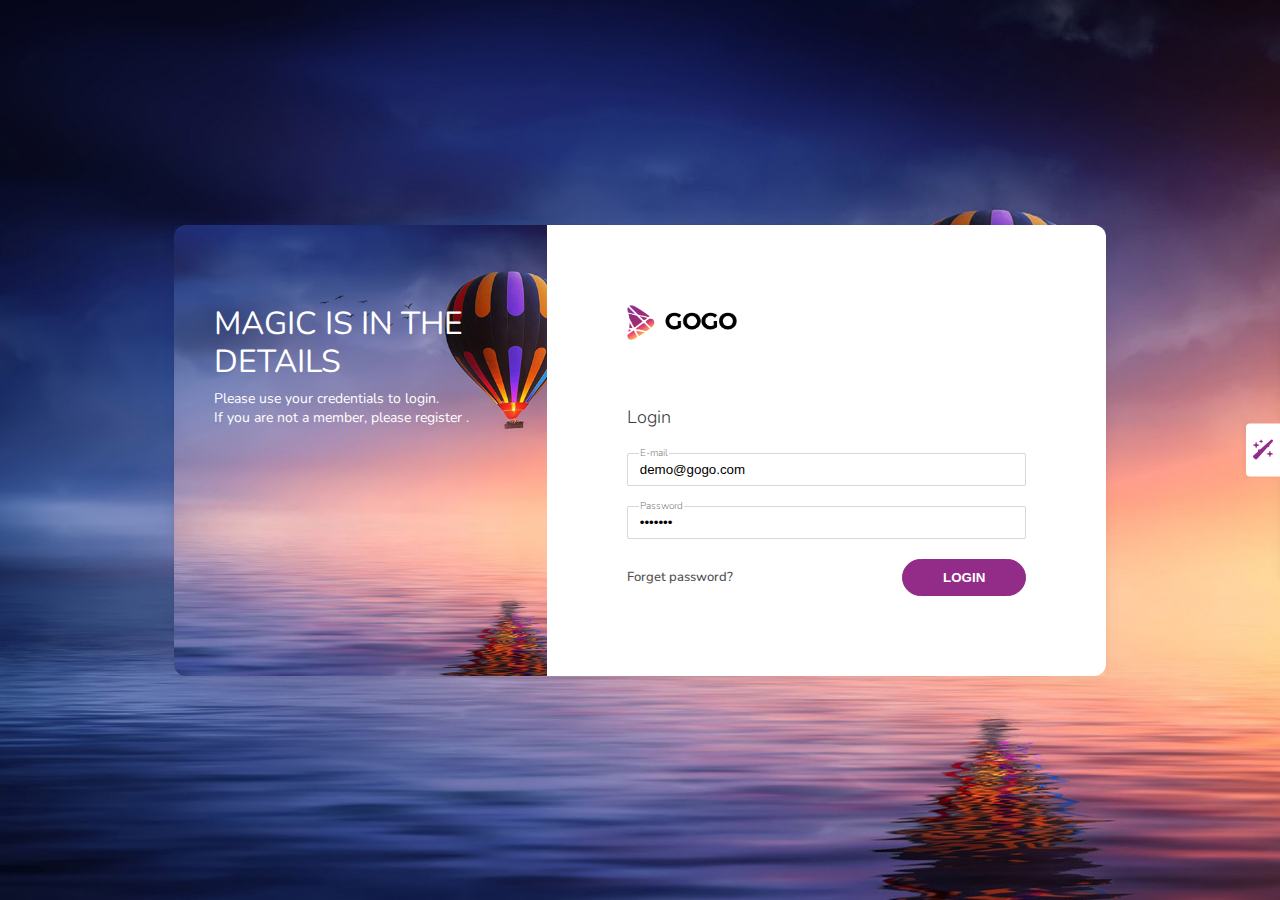
<file: login.html>
<!DOCTYPE html>
<html lang="en">

<head>
    <meta charset="UTF-8">
    <meta name="viewport" content="width=device-width, initial-scale=1.0">
    <title>Gogo React - React Admin Template</title>

    <!-- Font -->
    <link rel="stylesheet" href="./assets/css/font.css">

    <!-- Font Awesome -->
    <link rel="stylesheet" href="./assets/css/all.min.css">

    <!-- Favicon -->
    <link rel="shortcut icon" href="./assets/images/logo/favicon.ico" type="image/x-icon">

    <!-- Calender -->
     <link rel="stylesheet" href="./assets/css/calender.css">

    <!-- Css -->
    <link rel="stylesheet" id="colorChange" href="./assets/css/style.css">

    <!-- Media Css -->
    <link rel="stylesheet" href="./assets/css/media.css">

</head>

<body>
    <div class="wizard-setting">
        <a href="#">
            <i class="fa-solid fa-wand-sparkles"></i>
        </a>
    </div>
    <div class="theme-colors">
        <div class="change-color">
            <p>Light Theme</p>
            <div class="colors">
                <a href="#" class="bluenavy">
                    <span></span>
                </a>
                <a href="#" class="blueyale">
                    <span></span>
                </a>
                <a href="#" class="blueolympic">
                    <span></span>
                </a>
                <a href="#" class="greenmoss">
                    <span></span>
                </a>
                <a href="#" class="greenlime">
                    <span></span>
                </a>
            </div>
            <div class="colors">
                <a href="javascript:void(0);" class="purplemonster" data-path="./assets/css/style.css">
                    <span></span>
                </a>
                <a href="#" class="orangecarrot">
                    <span></span>
                </a>
                <a href="#" class="redruby">
                    <span></span>
                </a>
                <a href="#" class="yellowgranola">
                    <span></span>
                </a>
                <a href="#" class="greysteel">
                    <span></span>
                </a>
            </div>  
        </div>
        <div class="change-color">
            <p>Dark Theme</p>
            <div class="colors">
                <a href="#" class="bluenavy">
                    <span></span>
                </a>
                <a href="#" class="blueyale">
                    <span></span>
                </a>
                <a href="#" class="blueolympic">
                    <span></span>
                </a>
                <a href="#" class="greenmoss">
                    <span></span>
                </a>
                <a href="#" class="greenlime">
                    <span></span>
                </a>
            </div>
            <div class="colors">
                <a href="javascript:void(0);" class="dark-purplemonster" data-path="./assets/css/dark.css">
                    <span></span>
                </a>
                <a href="#" class="orangecarrot">
                    <span></span>
                </a>
                <a href="#" class="redruby">
                    <span></span>
                </a>
                <a href="#" class="yellowgranola">
                    <span></span>
                </a>
                <a href="#" class="greysteel">
                    <span></span>
                </a>
            </div>  
        </div>
    </div>
    <section class="login-form">
        <div class="row">
            <div class="col-12 form">
                <div class="login">
                    <div class="login-left">
                        <h1>Magic Is In The Details</h1>
                        <p>
                            <span>Please use your credentials to login.<br>If you are not a member, please</span>
                            <a href="#">register</a>
                            <span>.</span>
                        </p>
                    </div>
                    <div class="login-right">
                        <a href="#">
                            <img src="./assets/images/logo/logo.png" alt="Logo">
                        </a>
                        <h2>Login</h2>
                        <form action="./index.html">
                            <div class="formgroup">
                                <label for="">E-mail</label>
                                <input type="text" value="demo@gogo.com" placeholder="Enter Your Email" class="form-control">
                            </div>
                            <div class="formgroup">
                                <label for="">Password</label>
                                <input type="password" value="gogo123" placeholder="Enter Your Password" class="form-control">
                            </div>
                            <div class="forgot">
                                <a href="#">Forget password?</a>
                                <button>Login</button>
                            </div>
                        </form>
                    </div>
                </div>
            </div>
        </div>
    </section>
</body>
</html>
</file>
<file: assets/css/font.css>
/* nunito-200 - latin */
@font-face {
    font-display: swap; /* Check https://developer.mozilla.org/en-US/docs/Web/CSS/@font-face/font-display for other options. */
    font-family: 'Nunito';
    font-style: normal;
    font-weight: 200;
    src: url('../fonts/nunito-v26-latin-200.woff2') format('woff2'); /* Chrome 36+, Opera 23+, Firefox 39+, Safari 12+, iOS 10+ */
  }
  /* nunito-300 - latin */
  @font-face {
    font-display: swap; /* Check https://developer.mozilla.org/en-US/docs/Web/CSS/@font-face/font-display for other options. */
    font-family: 'Nunito';
    font-style: normal;
    font-weight: 300;
    src: url('../fonts/nunito-v26-latin-300.woff2') format('woff2'); /* Chrome 36+, Opera 23+, Firefox 39+, Safari 12+, iOS 10+ */
  }
  /* nunito-regular - latin */
  @font-face {
    font-display: swap; /* Check https://developer.mozilla.org/en-US/docs/Web/CSS/@font-face/font-display for other options. */
    font-family: 'Nunito';
    font-style: normal;
    font-weight: 400;
    src: url('../fonts/nunito-v26-latin-regular.woff2') format('woff2'); /* Chrome 36+, Opera 23+, Firefox 39+, Safari 12+, iOS 10+ */
  }
  /* nunito-500 - latin */
  @font-face {
    font-display: swap; /* Check https://developer.mozilla.org/en-US/docs/Web/CSS/@font-face/font-display for other options. */
    font-family: 'Nunito';
    font-style: normal;
    font-weight: 500;
    src: url('../fonts/nunito-v26-latin-500.woff2') format('woff2'); /* Chrome 36+, Opera 23+, Firefox 39+, Safari 12+, iOS 10+ */
  }
  /* nunito-600 - latin */
  @font-face {
    font-display: swap; /* Check https://developer.mozilla.org/en-US/docs/Web/CSS/@font-face/font-display for other options. */
    font-family: 'Nunito';
    font-style: normal;
    font-weight: 600;
    src: url('../fonts/nunito-v26-latin-600.woff2') format('woff2'); /* Chrome 36+, Opera 23+, Firefox 39+, Safari 12+, iOS 10+ */
  }
  /* nunito-700 - latin */
  @font-face {
    font-display: swap; /* Check https://developer.mozilla.org/en-US/docs/Web/CSS/@font-face/font-display for other options. */
    font-family: 'Nunito';
    font-style: normal;
    font-weight: 700;
    src: url('../fonts/nunito-v26-latin-700.woff2') format('woff2'); /* Chrome 36+, Opera 23+, Firefox 39+, Safari 12+, iOS 10+ */
  }
  /* nunito-800 - latin */
  @font-face {
    font-display: swap; /* Check https://developer.mozilla.org/en-US/docs/Web/CSS/@font-face/font-display for other options. */
    font-family: 'Nunito';
    font-style: normal;
    font-weight: 800;
    src: url('../fonts/nunito-v26-latin-800.woff2') format('woff2'); /* Chrome 36+, Opera 23+, Firefox 39+, Safari 12+, iOS 10+ */
  }
  /* nunito-900 - latin */
  @font-face {
    font-display: swap; /* Check https://developer.mozilla.org/en-US/docs/Web/CSS/@font-face/font-display for other options. */
    font-family: 'Nunito';
    font-style: normal;
    font-weight: 900;
    src: url('../fonts/nunito-v26-latin-900.woff2') format('woff2'); /* Chrome 36+, Opera 23+, Firefox 39+, Safari 12+, iOS 10+ */
  }
</file>
<file: assets/css/calender.css>
/* Event Calender Css */
.event-calender .fc-toolbar-title{
    font-size: 13px;
    color: var(--description-color);
    font-weight: 500;
}
.fc-theme-standard .fc-scrollgrid{
    border: none !important;
}
.fc-scrollgrid-sync-inner{
    padding: 15px 5px;
}
.fc-daygrid-day-frame{
    padding: 0;
}
.fc-scrollgrid-section th{
    border: 1px solid  #f3f3f3;
    border-right: none;
}
.fc-view-harness{
    min-height: 445px !important;
}
.fc-scroller{
    overflow: hidden !important;
}
.fc-today-button, .fc-prev-button, .fc-next-button{
    background-color: var(--main-color) !important;
    opacity: 1 !important;
    text-transform: capitalize !important;
    padding: 5px 17px !important;
    border-radius: 22px !important;
    border: none !important;
    font-weight: 600 !important;
}
.fc-prev-button, .fc-next-button{
    padding: 5px 0 !important;
    display: block !important;
    margin-right: 4px !important;
    height: 30px !important;
    width: 30px !important;
}
.fc-daygrid-day-number{
    color: var(--description-color);
}
.fc-theme-standard td{    
    border: 1px solid #f3f3f3;
    border-bottom: none;
}
.fc-theme-standard td:last-child{
    border-right: none;
}
</file>
<file: assets/css/style.css>
* {
    margin: 0;
    box-sizing: border-box;
}
:root {
    --main-color: #922c88;
    --main-color-rgb: 146, 44, 136;
    --bg-color: #f8f8f8;
    --bg-color-rgb: rgb(248, 248, 248);
    --description-color: #3a3a3a;
    --description-color-rgb: 58, 58, 58;
    --second-description-color: #8f8f8f;
    --second-description-color-rgb: 143, 143, 143;
    --white: #fff;
    --white-rgb: 255, 255, 255;
    --border-color: #d7d7d7;
    --border-color-rgb: rgb(215, 215, 215);
    --font: "Nunito", sans-sarif;
    --lw: 1.5;
    --fs: 13px;
    --font-weight: 400;
    --gutter-width : 15px;
    --sidebar-width: 350px;
    --menubar-width: 120px;
}
ul,ol {
    padding: 0;
    list-style: none;
}
a {
    text-decoration: none;
}
.wizard-setting a{
    position: fixed;
    right: 0;
    top: 50%;
    transform: translateY(-50%);
    z-index: 999;
    background-color: var(--white);
    padding: 13px 7px;
    color: var(--main-color);
    box-shadow: -2px 0 5px rgba(0, 0, 0, .04);
    font-size: 20px;
    border-radius: 4px 0 0 4px;
    transition: all 0.3s linear;
}
.wizard-setting a.slide{
    right: 275px;
}
.theme-colors{
    position: fixed;
    right: -280px;
    top: 50%;
    transform: translateY(-50%);
    z-index: 99;
    width: 280px;
    background-color: var(--white);
    box-shadow: 0 1px 15px rgba(0,0,0,.04),0 1px 6px rgba(0,0,0,.04);
    padding: 24px;
    transition: all 0.3s linear;
}
.theme-colors.left{
    right: 0;
}
.change-color p{
    color: #909090;
    margin-bottom: 8px;
}
.colors{
    display: flex;
    align-items: center;
    justify-content: space-between;
    margin-bottom: 16px;
}
.bluenavy, .blueyale, .blueolympic, .greenmoss, .greenlime, .purplemonster, .orangecarrot, .redruby, .yellowgranola, .greysteel, .dark-purplemonster{
    width: 24px;
    height: 24px;
    display: inline-block;
    background-color: #00365a;
    border: 3px solid #00365a;
    border-radius: 50%;
    transition: all 0.1s linear;
}
.blueyale{
    background-color: #145388;
    border: 3px solid #145388;
}
.blueolympic{
    background-color: #008ecc;
    border: 3px solid #008ecc;
}
.greenmoss{
    background-color: #576a3d;
    border: 3px solid #576a3d;
}
.greenlime{
    background-color: #6fb327;
    border: 3px solid #6fb327;
}
.purplemonster{
    background-color: var(--white);
    border: 3px solid var(--main-color);
}
.orangecarrot{
    background-color: #ed7117;
    border: 3px solid #ed7117;
}
.redruby{
    background-color: #900604;
    border: 3px solid #900604;
}
.yellowgranola{
    background-color: #c0a145;
    border: 3px solid #c0a145;
}
.greysteel{
    background-color: #48494b;
    border: 3px solid #48494b;
}
.dark-purplemonster{
    background-color: var(--main-color);
    border: 3px solid var(--main-color);
}
.bluenavy:hover, .blueyale:hover, .blueolympic:hover, .greenmoss:hover, .greenlime:hover, .purplemonster:hover, .orangecarrot:hover, .redruby:hover, .yellowgranola:hover, .greysteel:hover, .dark-purplemonster:hover{
    background-color: var(--white);
}
.row {
    display: flex;
    flex-wrap: wrap;
    margin-left: calc(-1 * var(--gutter-width));
    margin-right: calc(-1 * var(--gutter-width));
}
.col-1{
    width: 8.33%;
}
.col-2{
    width: 16.66%;
}
.col-3{
    width: 25%;
}
.col-4{
    width: 33.33%;
}
.col-5{
    width: 41.66%;
}
.col-6{
    width: 50%;
}
.col-7{
    width: 58.33%;
}
.col-8{
    width: 66.66%;
}
.col-9{
    width: 75%;
}
.col-10{
    width: 83.33%;
}
.col-11{
    width: 91.66%;
}
.col-12{
    width: 100%;
}
.col-1, .col-2, .col-3, .col-4, .col-5, .col-6, .col-7, .col-8, .col-9, .col-10, .col-11, .col-12{
    padding-left: var(--gutter-width);
    padding-right: var(--gutter-width);
}
.row-gap-24{
    row-gap: 24px;
}
.items-center {
    align-items: center;
}
.justify-between {
    justify-content: space-between;
}
body {
    font-family: var(--font);
    background-color: var(--bg-color);
    color: var(--description-color);
    font-weight: var(--font-weight);
    font-family: var(--font);
    font-size: var(--fs);
}
header {
    width: 100%;
    background-color: var(--white);
    box-shadow: 0 1px 15px rgba(0, 0, 0, .04), 0 1px 6px rgba(0, 0, 0, .04);
    padding: 30px 15px;
    position: fixed;
    top: 0;
    left: 0;
    z-index: 999;
}
.navbar-left {
    color: var(--second-description-color);
    max-width: 40%;
    display: flex;
    align-items: center;
    flex-grow: 1;
}
.navbar-left .toggle-menu {
    width: 120px;
    text-align: center;
}
.navbar-left .toggle-menu a {
    font-size: 0;
    width: 10px;
    vertical-align: middle;
}
.navbar-left .toggle-menu a svg {
    height: 12px;
    fill: var(--description-color);
}
.sub.black{
    fill: var(--second-description-color) !important;
}
.search-bar {
    display: flex;
    width: 230px;
    background-color: var(--bg-color);
    border-radius: 20px;
}
.search-bar input {
    border: none;
    border-radius: 20px;
    background-color: transparent;
    line-height: 22px;
    padding: 7px 15px;
    padding-top: 9px;
    font-size: 13px;
    font-family: var(--font);
    outline: none;
}
.search-bar span {
    font-size: 17px;
    height: 40px;
    width: 40px;
    color: var(--border-color);
    font-weight: 600;
    position: relative;
    transition: all 0.1s ease-in-out;
}
.search-bar span i {
    position: absolute;
    top: 50%;
    right: 0;
    transform: translate(-50%, -51%);
}
.search-bar span:hover,.fullscreen a:hover,.notification >
 a:hover,.grid a:hover, .grid nav ul li.dropdown a:hover {
    color: var(--main-color);
}
.search{
    display: none;
}
.lan nav ul li a:hover, .profile nav ul li a:hover{
    background-color: var(--bg-color) !important;
}
.lan {
    position: relative;
    margin: 0 8px;
}
.lan > a,.buy a {
    border: none;
    background-color: var(--bg-color);
    color: var(--second-description-color);
    padding: 10px 16px;
    border-radius: 50px;
    font-size: 13px;
    cursor: pointer;
    font-family: var(--font);
}
.lan-color {
    background-color: #dae0e5 !important;
    color: #212529 !important;
}
.white {
    background-color: white !important;
}
.lan a span {
    position: relative;
    margin-right: 8px;
}
.lan a span::after {
    content: '\f0d7';
    font-family: "font awesome 6 free";
    font-weight: 600;
    font-size: 8px;
    position: absolute;
    right: -9px;
    top: 3px;
}
.lan nav ul{
    border: 1px solid rgba(0,0,0,.15);
    border-radius: 12px;
    overflow: hidden;
    background-color: var(--white);
    padding: 8px 0;
    position: absolute; 
    right: -3px;
    top: 45px;
    display: none;
}
.lan nav ul.block, .profile nav ul.block, .sub-menubar .dashboards-menubar.block, .grid nav ul.block, .notification nav ul.block{
    display: block;
}

.dropdown {
    min-width: 160px;
    line-height: 19px;
}
.dropdown a{
    display: block;
    padding: 8px 20px;
    font-size: 13px;
    background-color: var(--white) !important;
    color: rgb(var(--description-color-rgb), 0.8); 
}
.buy a {
    border: 1px solid var(--main-color);
    color: var(--main-color);
    background-color: var(--white);
    padding: 8px 16px;
    text-transform: uppercase;
    vertical-align: middle;
    transition: all 0.2s ease-in-out;
}
.buy a:hover {
    background-color: var(--main-color);
    color: var(--white);
}
.logo {
    max-width: 20%;
    display: flex;
    align-items: center;
    margin-left: 22px;
}
.logo a img {
    height: 35px;
    vertical-align: middle;
}
.logo a .logo-sm{
    display: none;
}
.navbar-right {
    max-width: 40%;
    display: flex;
    align-items: center;
    justify-content: flex-end;
    margin-right: 20px;
    flex-grow: 1;
}   
/* .toggle-switch {
    width: 35px;
    height: 20px;
    border-radius: 20px;
    cursor: pointer;
    background-color: var(--border-color);
    border: none;
    margin-right: 14px;
    position: relative;
}
.toggle-switch a::after {
    content: '';
    position: absolute;
    height: 12px;
    width: 13px;
    background-color: var(--white);
    border-radius: 50%;
    top: 4px;
    left: 4px;
} */

.navbar-right a input[type="checkbox"] {
	height: 0;
	width: 0;
	visibility: hidden;
}
.navbar-right a label {
	cursor: pointer;
	text-indent: -9999px;
	width: 34px;
	height: 19px;
	background-color: var(--border-color);
	display: block;
    border: none;
    margin-left: -48px;
    margin-top: -20px;
	border-radius: 20px;
	position: relative;
}
.navbar-right a label:after {
	content: "";
	position: absolute;
	top: 4px;
	left: 4px;
	width: 12px;
	height: 12px;
	background-color: var(--white);
	border-radius: 50%;
	transition: all 0.3s linear;
}
.navbar-right a input:checked + label {
	background-color: var(--main-color);
}
.navbar-right a input:checked + label:after {
	left: calc(100% - 5px);
	transform: translateX(-100%);
}

.icons {
    display: flex;
    align-items: center;
    margin-right: 20px;
}
.grid a,.notification a,.fullscreen a {
    border: none;
    color: var(--second-description-color);
    background-color: var(--white);
    padding: 8px 10px;
    font-size: 18px;
    font-weight: 600;
    transition: all 0.2s ease-in-out;
}
.grid{
    position: relative;
}
.grid nav ul{
    position: absolute;
    right: 0;
    top: 35px;
    background-color: var(--white);
    border-radius: 12px;
    margin-top: 16px;
    padding: 16px 22px 24px 14px;
    width: 240px;
    height: 280px;
    text-align: center;
    border: 1px solid rgba(58,58,58,.15);
    display: none;
}
.grid nav ul li.dropdown a{
    width: 80px;
    display: inline-block;
    text-align: center;
    font-size: 12px;
    color: rgba(58, 58, 58, 0.7);
    transition: all 0.3s linear;
}
.grid nav ul li.dropdown a i{
    font-size: 28px;
    line-height: 50px;
}
.notification a {
    position: relative;
    top: 2px;
}
.notification span {
    position: absolute;
    top: -6px;
    right: 1px;
    width: 18px;
    height: 15px;
    font-size: 9px;
    border: 1px solid var(--main-color);
    border-radius: 10px;
    text-align: center;
    line-height: 14px;
    font-weight: 700;
    color: var(--main-color);
    font-family: var(--font);
}
.notification{
    position: relative;
}
.notification nav ul{
    position: absolute;
    right: 0;
    top: 33px;
    background-color: var(--white);
    border-radius: 12px;
    margin-top: 16px;
    width: 260px;
    height: 280px;
    padding: 24px;
    text-align: left;
    border: 1px solid rgba(58,58,58,.15);
    overflow: hidden scroll;
    display: none;
}
.notification nav ul li a{
    padding: 0;
    cursor: text;
}
.notification .user-list{
    align-items: flex-start;
}
.notification .user-list:last-child{
    margin-bottom: 15px;
}
.notification .user-list .user-img a img{
    height: 40px;
    width: 40px;
}
.notification .user-list .user-detail{
    padding-left: 16px;
}
.notification .user-list .user-detail a p:first-child{
    padding-bottom: 4px;
}
.fa-minimize, .fa-expand.none{
    display: none;
}
.fa-minimize.inline{
    display: inline;
}

.profile {
    padding-right: 40px;
}
.profile a {
    border: none;
    background-color: transparent;
    font-size: 13px;
    font-family: var(--fs);
    color: #878787;
    display: flex;
    align-items: center;
    column-gap: 13px;
}
.profile a img {
    height: 40px;
    width: 40px;
    border-radius: 50%;
    vertical-align: middle;
}
.profile{
    position: relative;
}
.profile nav ul{
    position: absolute;
    top: 60px;
    left: -25px;
    border: 1px solid rgba(58, 58, 58, .12);
    background-color: var(--white);
    border-radius: 12px;
    padding: 7px 0;
    overflow: hidden;
    display: none;
}
.profile nav ul li:last-child{
    padding-top: 8px;
}
.profile nav ul li:nth-child(4){
    border-bottom: 1px solid rgba(0,0,0,.15);
    padding-bottom: 8px;
}
.profile nav ul .dropdown {
    min-width: 158px;
}

/* Sidebar */
.sidebar {
    width: var(--sidebar-width);
    height: calc(100vh - 100px);
    background-color: white;
    box-shadow: 0 3px 30px rgba(0, 0, 0, .1), 0 3px 20px rgba(0, 0, 0, .1);
    position: fixed;
    left: 0;
    top: 100px;
    border-radius: 15px;
    display: flex;
    flex-wrap: wrap;
    transition: all 0.3s ease-in-out;
    z-index: 99;
}
.sidebar.close-sidebar{
    width: 120px;
}
.dashboards-dropdown.none, .pages-dropdown.none{
    display: none;
}
.menubar{
    width: var(--menubar-width);
    height: 100%;
    padding: 10px 0;
    overflow: hidden scroll;
}
.menubar::-webkit-scrollbar, .sub-menubar::-webkit-scrollbar, .recent-order::-webkit-scrollbar, .user::-webkit-scrollbar, .notification nav ul::-webkit-scrollbar{
    width: 5px;
}
.menubar:hover::-webkit-scrollbar-thumb, .sub-menubar:hover::-webkit-scrollbar-thumb, .recent-order:hover::-webkit-scrollbar-thumb, .sub-menubar:hover::-webkit-scrollbar-thumb, .user:hover::-webkit-scrollbar-thumb, .sub-menubar:hover::-webkit-scrollbar-thumb, .notification nav ul:hover::-webkit-scrollbar-thumb{
    background-color: #e7e7e7;
    border-radius: 10px;
    visibility: visible;
}
.menubar::-webkit-scrollbar-thumb:hover{
    background-color: #A3A3A3;
}
.menubar ul{
    display: flex;
    flex-direction: column;
}
.menubar ul li a{
    display: flex;
    flex-direction: column;
    justify-content: center;
    align-items: center;
    height: 110px;
    font-size: 13px;
    color: var(--description-color);
    border-bottom: 1px solid #f3f3f3;
    position: relative;
    transition: all 0.3s linear;
}
.menubar ul li a::after{
    content: '';
    position: absolute;
    width: 6px;
    height: 90px;
    background-color: var(--main-color);
    left: 0;
    border-radius: 10px;
    display: none;
}
.menubar .dashboard::after{
    display: block;
}
.menubar ul li .active::after{
    display: none;
}
.menubar ul li a:hover, .sub-menubar ul li a:hover span{
    color: var(--main-color);
    opacity: 1;
}
.menubar ul li:last-child a{
    border-bottom: none;
}
.menubar ul li.dashboards.show a::after{
    display: block;
}
.menubar ul li.show a span, .menubar ul li.show a i{
    color:  var(--main-color);
}
.menubar ul li.active1 a::after{
    display: block;
}
.menubar ul li.active1 a span, .menubar ul li.active1 a i{
    color: var(--main-color);
}
.menubar ul li.active1:after.none{
    display: none;
}
.menubar ul li a i{
    font-size: 32px;
    line-height: 41px;
}
.sub-menubar {
    flex-grow: 1;
    width: calc(var(--sidebar-width) - var(--menubar-width));
    padding: 10px 0;
    border-left: 1px solid #f3f3f3; 
    height: 100%;
    overflow: hidden scroll;
}
.dashboards-dropdown, .pages-dropdown.block, .apps-dropdown.block{
    display: block;
}
.dashboards-dropdown, .pages-dropdown, .apps-dropdown, .ui-dropdown, .menus-dropdown{
    padding: 16px 0;
}
.sub-menubar .dashboards-dropdown{
    display: block;
}
.sub-menubar ul li{
    margin-left: 30px;
    position: relative;
}
.sub-menubar ul li::after{
    content: '';
    position: absolute;
    top: 50%;
    transform: translateY(-50%);
    left: -16px;
    height: 4px;
    width: 4px;
    background-color: var(--main-color);
    border-radius: 50%;
    display: none;
}
.sub-menubar ul.dashboards-dropdown li:nth-child(3):after{
    display: block;
}
.sub-menubar ul.dashboards-dropdown li:nth-child(3) a, .sub-menubar ul.dashboards-dropdown li:nth-child(3) a i{
    color: var(--main-color);
}
.sub-menubar ul li a{
    color: var(--description-color);
    display: flex;
    padding: 8px 0;
    margin-bottom: 10px;
    font-size: 13px;
    transition: all 0.3s linear;
}
.dashboards-dropdown li a i, .pages-dropdown li a i, .apps-dropdown li a i, .ui-dropdown li a i, .menus-dropdown li a i{
    color: var(--second-description-color);
    vertical-align: middle;
    transition: all 0.3s ease-in-out;
}
.dashboards-dropdown li a i,  .apps-dropdown li a i, .menus-dropdown li:first-child a i{
    font-size: 17px;
    margin-right: 15px;
}
.pages-dropdown > li > a,  .ui-dropdown > li > a, .menus-dropdown > li:last-child > a{
    color: var(--second-description-color);
    opacity: 0.5;
}
.pages-dropdown li a i, .ui-dropdown li a i, .menus-dropdown li:last-child a i{
    font-size: 20px;
    margin-right: 13px;
}
.pages-subdropdown ul li a i, .ui-subdropdown ul li a i, .menus-subdropdown ul li a i{
    color: var(--description-color);
    opacity: 0.8;
    font-size: 17px;
}
.pages-dropdown, .apps-dropdown, .ui-dropdown, .menus-dropdown{
    display: none;
}
.authorization a i.rotate, .product a i.rotate, .profile1 a i.rotate, .blog a i.rotate, .miscellaneous a i.rotate, .forms a i.rotate, .components a i.rotate, .menus a i.rotate{
    transform: rotate(-90deg);
}

/* Page Body */
.page-body {
    width: calc(100% - 350px);
    padding: 55px 60px;
    padding-bottom: 40px;
    margin-left: 350px;
    margin-top: 88px;
    transition: all 0.3s ease-in-out;
}
.sidebar.close-sidebar~.page-body {
    margin-left: 120px;
    width: calc(100% - 120px);
}
.card{
    background-color: var(--white);
    padding: 28px;
    box-shadow: 0 1px 15px rgba(0, 0, 0, .04), 0 1px 6px rgba(0, 0, 0, .04);
    border-radius: 12px;
}
.card-header{
    display: flex;
    align-items: flex-start;
    justify-content: space-between;
}
.menu{
    display: flex;
    align-items: center;
    border-bottom: 1px solid var(--border-color);
    margin-bottom: 7px;
}
.heading h1{
    font-size: 28px;
    font-weight: 500;
    padding-bottom: 10px;
    margin-bottom: 8px;
}
.menu ul{
    display: flex;
    flex-wrap: wrap;
    padding: 12px 16px;
    margin-bottom: 8px;
}
.menu ul li:not(:last-child) a::after{
    content: '|';
    margin: 0 7px;
}
.menu ul li a{
    color: var(--description-color);
    font-size: 13px;
    vertical-align: middle;
}
.menu ul li:last-child a{
    color: #6c757d;
}
.inner-row{
    margin-left: -5px;
    margin-right: -5px;
}
.inner-row .col-xxl-4, .inner-row .col-xxl-12{
    padding-left: 5px;
    padding-right: 5px;
}
.order-list{
    text-align: center;
    background-color: var(--white);
    display: block;
    padding: 32px 8px;
    box-shadow: 0 1px 15px rgba(0, 0, 0, .04), 0 1px 6px rgba(0, 0, 0, .04);
    border-radius: 12px;
    margin-bottom: 24px;
}
.order-list i{
    font-size: 46px;
    color: var(--main-color);
    margin: 0 10px;
    margin-bottom: 20px;
}
.order-list p{
    color: var(--second-description-color);
    font-size: 14px;
    margin-bottom: 5px;
}
.order-list span{
    font-size: 29px;
    color: var(--main-color);
    font-weight: 300;
}

/* Sales Chart */
.apexcharts-toolbar{
    display: none !important;
}
.card-header h3{
    font-size: 18px;
    color: var(--description-color);
    margin-bottom: 24px;
    font-weight: 300;
}
.card-header button{
    background-color: transparent;
    border: 1px solid transparent;
    border-radius: 50%;
    height: 35px;
    width: 35px;
    transition: all 0.2s linear;
}
.card-header button:hover{
    border: 1px solid var(--border-color);
}
.card-header button i{
    font-size: 14px;
    color: var(--border-color);
    font-weight: 600;
    transform: rotate(145deg);
    transition: all 0.2s linear;
}
.card-header button:hover i{
    color: var(--description-color);
}
.recent-order{
    max-height: 502px;
    overflow: hidden scroll;
}
.order{
    display: flex;
    align-items: center;
    margin-bottom: 12px;
}
.order-img{
    position: relative;
}
.order-img a img{
    height: 85px;
    width: 100px;
    border-radius: 12px;
}
.order-img a span{
    position: absolute;
    right: -7px;
    top: 8px;
    text-transform: uppercase;
    font-size: 9px;
    font-weight: 700;
    color: var(--white);
    background-color: var(--main-color);
    padding: 2px 12px;
    padding-bottom: 5px;
    border-radius: 12px;
}
.order-des{
    padding: 8px 8px;
    padding-left: 16px;
}
.order-des ul li{
    transition: all 0.2s linear;
}
.order-des ul li:first-child{
    margin-bottom: 16px;
}
.recent-order .order-des ul:hover li:first-child a{
    color: var(--main-color);
}
.order-des ul li:first-child a{
    color: var(--description-color);
    font-size: 16px;
    font-weight: 400;
}
.order-des ul li:nth-child(2) a{
    color: #909090;
    font-size: 12px;
    margin-bottom: 4px;
}
.order-des ul li:last-child a{
    color: var(--main-color);
    font-size: 12px;
    font-weight: 400;
}
.cakes{
    display: flex;
    align-items: center;
}
.cakes ul{
    width: 50%;
}
.cakes ul li{
    margin-bottom: 4px;
}
.cakes ul li a{
    color: var(--description-color);
    font-size: 14px;
    font-weight: 300;
    transition: all 0.3s linear;
}
.cakes ul li a:hover{
    color: var(--main-color);
}
.user{
    height: 270px;
    overflow: hidden scroll;
}
.user-list{
    display: flex;
    align-items: center;
    padding-bottom: 16px;
    border-bottom: 1px solid #f3f3f3;
    margin-bottom: 5px;
}
.user-list .user-img a img{
    height: 45px;
    width: 45px;
    border-radius: 50%;
}
.user-detail{
    padding-left: 16px;
    padding-right: 8px
}
.user-detail a{
    color: var(--description-color);
    font-size: 14px;
    font-weight: 400;
}
.user-detail a p:last-child{
    color: #909090;
    font-size: 12px;
}
.first{
    width: 100%;
}
.first th{
    color: var(--description-color);
}
.first td, .first th{
    padding: 20px 12px 20px 12px;
    color: #909090;
    vertical-align: middle;
}
.first .sales-des td{
    color: var(--description-color);
    font-weight: 700;
}
.first tr:not(:first-child) td{
    border-bottom: 1px solid #f3f3f3;
}
.first tr:last-child td{
    border-bottom: none;
}
.sales-des{
    width: 100%;
}
.saler-name{
    width: 20%;
}
.sales{
    width: 10%;
}
.sales-stock{
    width: 10%;
}
/* .first.none, .second{
    display: none;
}
.second.block{
    display: block;
}
.seller-list table tbody tr:last-child td{
    border: none;
}
.seller-list table tbody tr td:first-child{
    width: 57%;
}
.seller-list table tbody tr td:nth-child(2){
    width: 28%;
} */
.all-page ul{
    display: flex;
    align-items: center;
    justify-content: center;
    padding-bottom: 50px;
    margin-top: 20px;
    gap: 10px;
}
.all-page ul li a{
    display: block;
    height: 30px;
    width: 30px;
    text-align: center;
    background-color:var(--white);
    color: var(--description-color);
    border: 1px solid var(--border-color);
    border-radius: 50%;
    font-size: 12px;
    padding: 6px;
    transition: all 0.3s linear;
}
.all-page ul li:not(:first-child) a{
    border: none;
}
.all-page ul li:nth-child(2) a{
    border: 1px solid var(--main-color);
    color: var(--main-color);
}
.all-page ul li:first-child a, .all-page ul li:last-child a{
    font-size: 14px;
    color: var(--border-color);
}
.all-page ul li:last-child a{
    background-color: var(--main-color);
    font-weight: 600;
}
.all-page ul li:not(:first-child, :last-child) a:hover{
    border: 1px solid var(--main-color);
    color: var(--main-color);
}
.first-page.remove-color{
    border: none !important;
    color: var(--description-color) !important;
}
.second-page.color{
    border: 1px solid var(--main-color) !important;
    color: var(--main-color) !important;
}
.angle-left.change{
    background-color: var(--main-color);
    color: var(--white);
}
footer{
    width: calc(100% - 350px);
    border-top: 1px solid var(--border-color);
    margin-left: 350px;
    padding: 35px 60px;
    transition: all 0.3s ease-in-out;
}
footer.close-sidebar{
    width: calc(100% - 120px);
    margin-left: 120px;
}
.footer-content{
    display: flex;
    align-items: center;
    justify-content: space-between;
}
.strategies{
    color: #909090;
    font-size: 14px;
}
.reviews ul{
    display: flex;
    flex-wrap: wrap;
}
.reviews ul li:not(:last-child) a::after{
    content: '|';
    margin: 0 7px;
}
.reviews ul li a{
    color: var(--main-color);
    font-size: 13px;
    vertical-align: middle;
}

/* Login Form Css */


.login-form{
    background-image: url(../images/login-img/login-bg.jpg);
    background-position: center;
    background-size: cover;
    background-repeat: no-repeat;
    height: 100vh;
    padding: 0 68px;
}
.form{
    height: 100vh;
    display: flex;
    align-items: center;
    justify-content: center;
    max-width: 82%;
    margin: auto;
}
.login{
    display: flex;
    box-shadow: 0 1px 15px rgba(0,0,0,.04),0 1px 6px rgba(0,0,0,.04);
    width: 100%;
}
.login-left{
    background-image: url(../images/login-img/form-bg.jpg);
    background-position: top;
    background-size: cover;
    background-repeat: no-repeat;
    padding: 80px 40px;
    width: 40%;
    border-radius: 12px 0 0 12px;
}
.login-left h1{
    font-size: 32px;
    color: var(--white);
    font-weight: 400;
    text-transform: uppercase;
    margin-bottom: 8px;
    line-height: 1.2;
}
.login-left p, .login-left a{
    color: var(--white);
    font-size: 14px;
}
.login-right{
    width: 60%;
    padding: 80px;
    background-color: var(--white);
    border-radius: 0 12px 12px 0;
}
.login-right > a{
    display: block;
    margin-bottom: 60px;
}
.login-right a img{
    height: 35px;
    width: 110px;
}
.login-right h2{
    margin-bottom: 24px;
    font-size: 18px;
    font-weight: 300;
    color: var(--description-color);
}
.login-right form .formgroup{
    position: relative;
    margin-bottom: 20px;
}
.login-right form .formgroup label{
    position: absolute;
    top: -5px;
    left: 12px;
    font-size: 10px;
    padding: 0 1px;
    margin-bottom: 8px;
    line-height: 1;
    color: rgba(var(--description-color-rgb),0.7);
    font-weight: 300;
    background-color: var(--white);
}
.login-right form .formgroup .form-control{
    outline: none;
    padding: 8px 12px;
    width: 100%;
    border: 1px solid var(--border-color);
    border-radius: 2px;
}
.login-right form .forgot{
    display: flex;
    align-items: center;
    justify-content: space-between;
}
.login-right form .forgot a{
    color: var(--description-color);
    font-size: 13px;
    font-weight: 500;
    opacity: 0.9;
}
.login-right form .forgot a:hover{
    color: var(--main-color);
}
.login-right form .forgot button{
    border: 1px solid var(--main-color);
    background-color: var(--main-color);
    color: var(--white);
    font-weight: 700;
    border-radius: 50px;
    padding: 10px 40px;
    cursor: pointer;
    text-transform: uppercase;
    transition: all 0.3s ease-in-out;
}
.login-right form .forgot button:hover{
    background-color: #73236b;
    border-color: #73236b;
    box-shadow: 0 1px 3px 0 rgba(0, 0, 0, .15), 0 4px 6px 2px rgba(0, 0, 0, .15);
}
</file>
<file: assets/css/media.css>
/* Max-Width Media Css */
@media (min-width: 1400px) {
    
    .container{
        width: 1320px;
    }
    .col-xxl-1 {
        width: 8.33%;
    }    
    .col-xxl-2 {
        width: 16.66%;
    }    
    .col-xxl-3 {
        width: 25%;
    }    
    .col-xxl-4 {
        width: 33.33%;
    }    
    .col-xxl-5 {
        width: 41.66%;
    }    
    .col-xxl-6 {
        width: 50%;
    }    
    .col-xxl-7 {
        width: 58.33%;
    }    
    .col-xxl-8 {
        width: 66.66%;
    }    
    .col-xxl-9 {
        width: 75%;
    }    
    .col-xxl-10 {
        width: 83.33%;
    }    
    .col-xxl-11 {
        width: 91.66%;
    }    
    .col-xxl-12 {
        width: 100%;
    }

}

@media (max-width: 1399px) {
    
    .container{
        width: 1140px;
    }
    .col-xl-1 {
        width: 8.33%;
    }    
    .col-xl-2 {
        width: 16.66%;
    }    
    .col-xl-3 {
        width: 25%;
    }    
    .col-xl-4 {
        width: 33.33%;
    }    
    .col-xl-5 {
        width: 41.66%;
    }    
    .col-xl-6 {
        width: 50%;
    }    
    .col-xl-7 {
        width: 58.33%;
    }    
    .col-xl-8 {
        width: 66.66%;
    }    
    .col-xl-9 {
        width: 75%;
    }    
    .col-xl-10 {
        width: 83.33%;
    }    
    .col-xl-11 {
        width: 91.66%;
    }    
    .col-xl-12 {
        width: 100%;
    }
    
    .sidebar{
        width: calc(350px - 230px);
    }
    .page-body{
        width: calc(100% - 120px);
        margin-left: 120px;
    }
    .sidebar.close-sidebar{
        width: var(--sidebar-width);
    }
    footer{
        width: calc(100% - 120px);
        margin-left: 120px;
    }

}

@media (max-width: 1199px) {
    
    .container{
        width: 960px;
    }
    .col-lg-1 {
        width: 8.33%;
    }    
    .col-lg-2 {
        width: 16.66%;
    }    
    .col-lg-3 {
        width: 25%;
    }    
    .col-lg-4 {
        width: 33.33%;
    }    
    .col-lg-5 {
        width: 41.66%;
    }    
    .col-lg-6 {
        width: 50%;
    }   
    .col-lg-7 {
        width: 58.33%;
    }    
    .col-lg-8 {
        width: 66.66%;
    }    
    .col-lg-9 {
        width: 75%;
    }    
    .col-lg-10 {
        width: 83.33%;
    }
    .col-lg-11 {
        width: 91.66%;
    }  
    .col-lg-12 {
        width: 100%;
    }
    .navbar-left .toggle-menu{
        width: 50px;
    }
    .search-bar{
        width: 150px;
    }
    .search-bar span i{
        right: 30px;
    }

}
@media (max-width: 991px) {
    
    .container{
        width: 720px;
    }
    .col-md-1 {
        width: 8.33%;
    }
    .col-md-2 {
        width: 16.66%;
    }
    .col-md-3 {
        width: 25%;
    }
    .col-md-4 {
        width: 33.33%;
    }
    .col-md-5 {
        width: 41.66%;
    }
    .col-md-6 {
        width: 50%;
    }
    .col-md-7 {
        width: 58.33%;
    }    
    .col-md-8 {
        width: 66.66%;
    }    
    .col-md-9 {
        width: 75%;
    }    
    .col-md-10 {
        width: 83.33%;
    }    
    .col-md-11 {
        width: 91.66%;
    }    
    .col-md-12 {
        width: 100%;
    }
    .menu{
        flex-direction: column;
        justify-content: flex-start;
        align-items: flex-start;
    }
    .menu ul{
        padding: 12px 0;
    }
    .buy{
        display: none;
    }
    .profile a span{
        display: none;
    }

    /* Login */
    .login-form, .form{
        height: 100%;
    }
    .login{
        flex-direction: column;
    }
    .login-left,.login-right{
        width: 100%;
    }
    .login-left{
        border-radius: 12px 12px 0 0;
    }
    .login-right{
        border-radius: 0 0 12px 12px;
        padding: 40px;
    }

}

@media (max-width: 767px) {
    
    .container{
        width: 540px;
      
    }
    .col-sm-1 {
        width: 8.33%;
    }  
    .col-sm-2 {
        width: 16.66%;
    }
    .col-sm-3 {
        width: 25%;
    }
    .col-sm-4 {
        width: 33.33%;
    }
    .col-sm-5 {
        width: 41.66%;
    }
    .col-sm-6 {
        width: 50%;
    }    
    .col-sm-7 {
        width: 58.33%;
    }
    .col-sm-8 {
        width: 66.66%;
    }
    .col-sm-9 {
        width: 75%;
    }    
    .col-sm-10 {
        width: 83.33%;
    }
    .col-sm-11 {
        width: 91.66%;
    }    
    .col-sm-12 {
        width: 100%;
    }

    .profile{
        padding-right: 0;
    }
    .sidebar{
        width: 0;
    }
    .page-body{
        margin-left: 0;
        width: 100%;
    }
    footer{
        width: 100%;
        margin-left: 0;
    }
    .page-body{
        padding: 15px 15px;
    }
    .navbar-right > a{
        display: none;
    }
    .search-bar{
        display: none;
    }
    .search{
        display: block;
        padding: 5px;
        font-size: 16px;
    }
    
}

@media (max-width: 575px) {
    
    .container{
        width: 100%;
    }
    .col-1 {
         width: 8.33%;
    }
    .col-2 {
        width: 16.66%;
    }    
    .col-3 {
        width: 25%;
    }
    .col-4 {
        width: 33.33%;
    }   
    .col-5 {
        width: 41.66%;
    }
    .col-6 {
        width: 50%;
    }    
    .col-7 {
        width: 58.33%;
    }
    .col-8 {
        width: 66.66%;
    }    
    .col-9 {
        width: 75%;
    }
    .col-10 {
        width: 83.33%;
    }   
    .col-11 {
        width: 91.66%;
    }
    .col-12 {
        width: 100%;
    }

    header{
        padding: 30px 10px;
    }
    .navbar-left{
        max-width: 60%;
    }
    .logo a .logo-main{
        display: none;
    }
    .logo a .logo-sm{
        display: block;
    }

    .grid{
        display: none;
    }
    .fullscreen{
        display: none;
    }
    .profile a img{
        height: 25px;
        width: 25px;
    }
    .navbar-right{
        margin-right: 15px;
        max-width: 30%;
    }
    .notification a{
        padding: 5px;
    }
    .notification span {
        width: 12px;
        height: 11px;
        font-size: 8px;
        line-height: 10px;
    }
    .navbar-left .toggle-menu{
        width: 30%;
    }
    .logo{
        margin-left: 0;
        position: absolute;
        left: 50%;
    }

    
    .fc .fc-toolbar{
        flex-direction: column;
        align-items: flex-start;
        row-gap: 10px;
    }
    .reviews{
        display: none;
    }

    /* Login */
    .login-right form .forgot{
        flex-direction: column;
        align-items: flex-start;
        row-gap: 15px;
    }
    .login-right form .forgot button{
        width: 100%;
        padding: 10px 0;
    }

}
</file>
